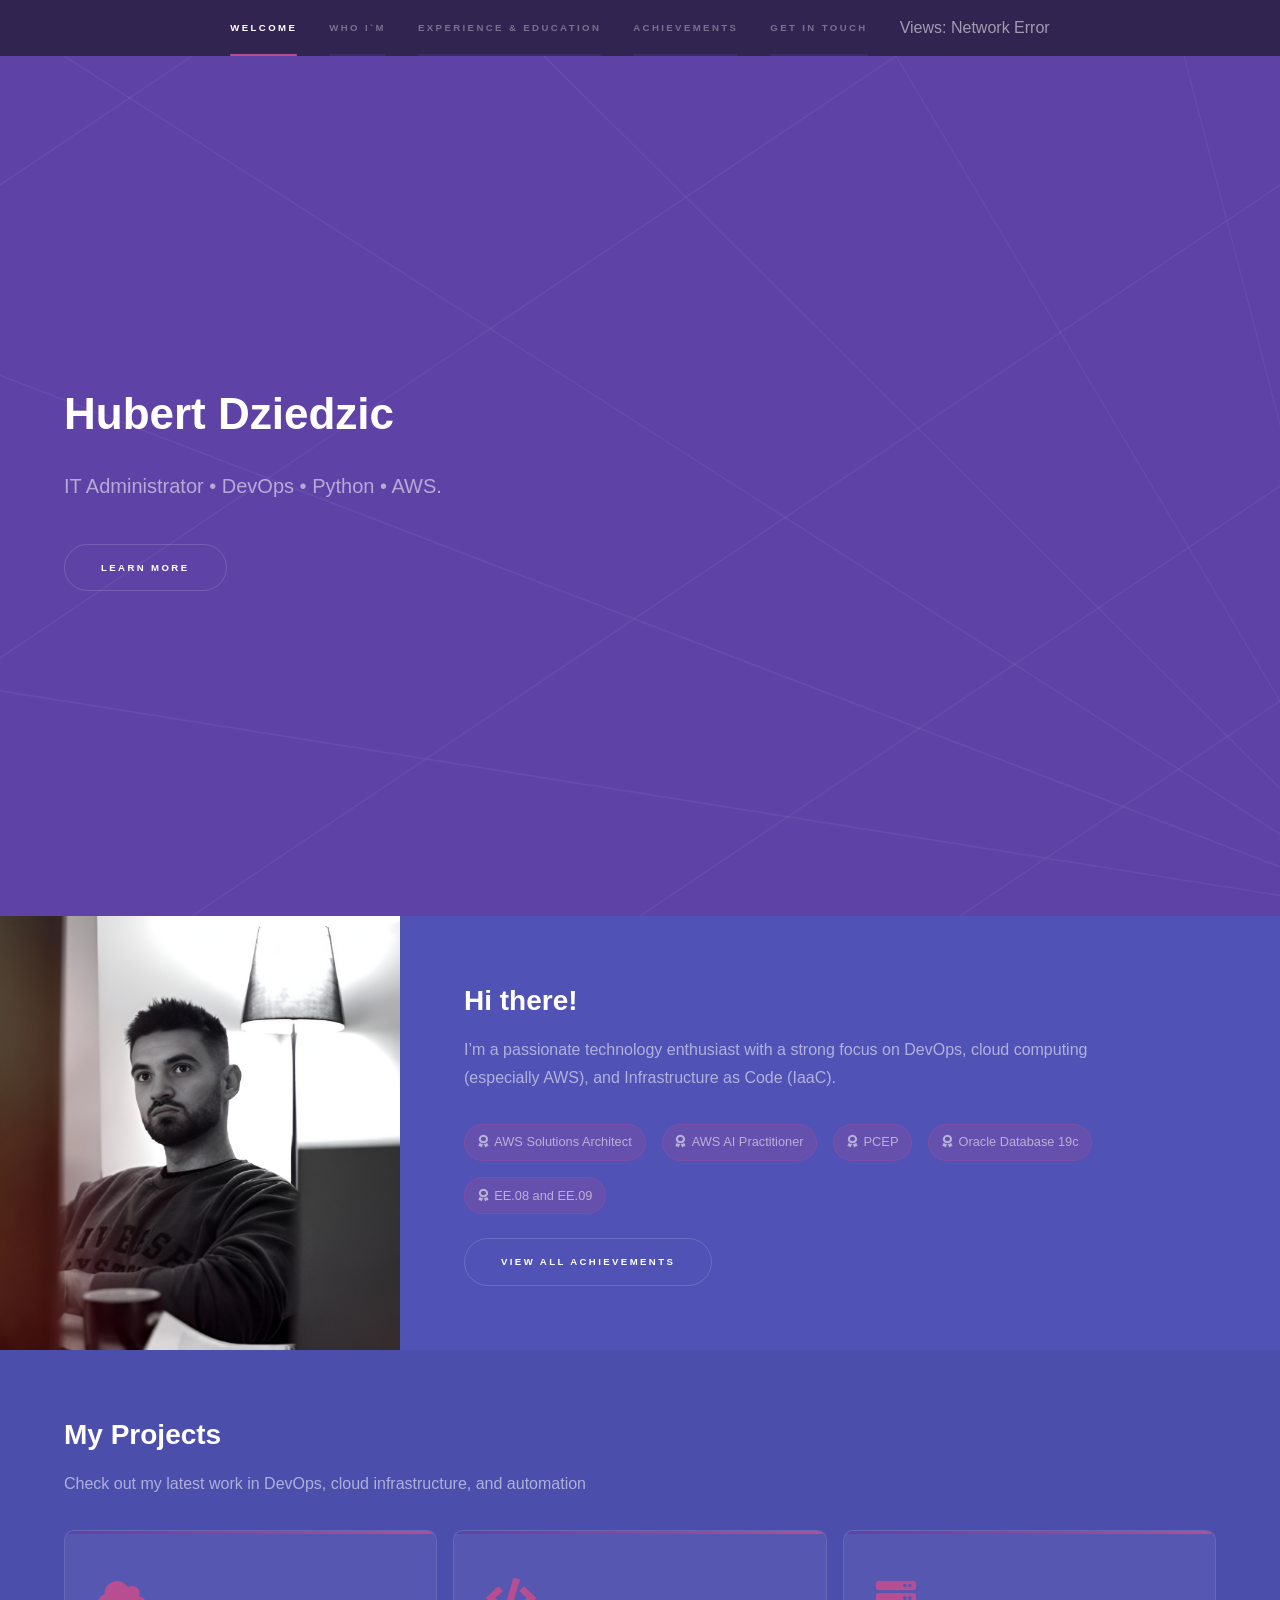
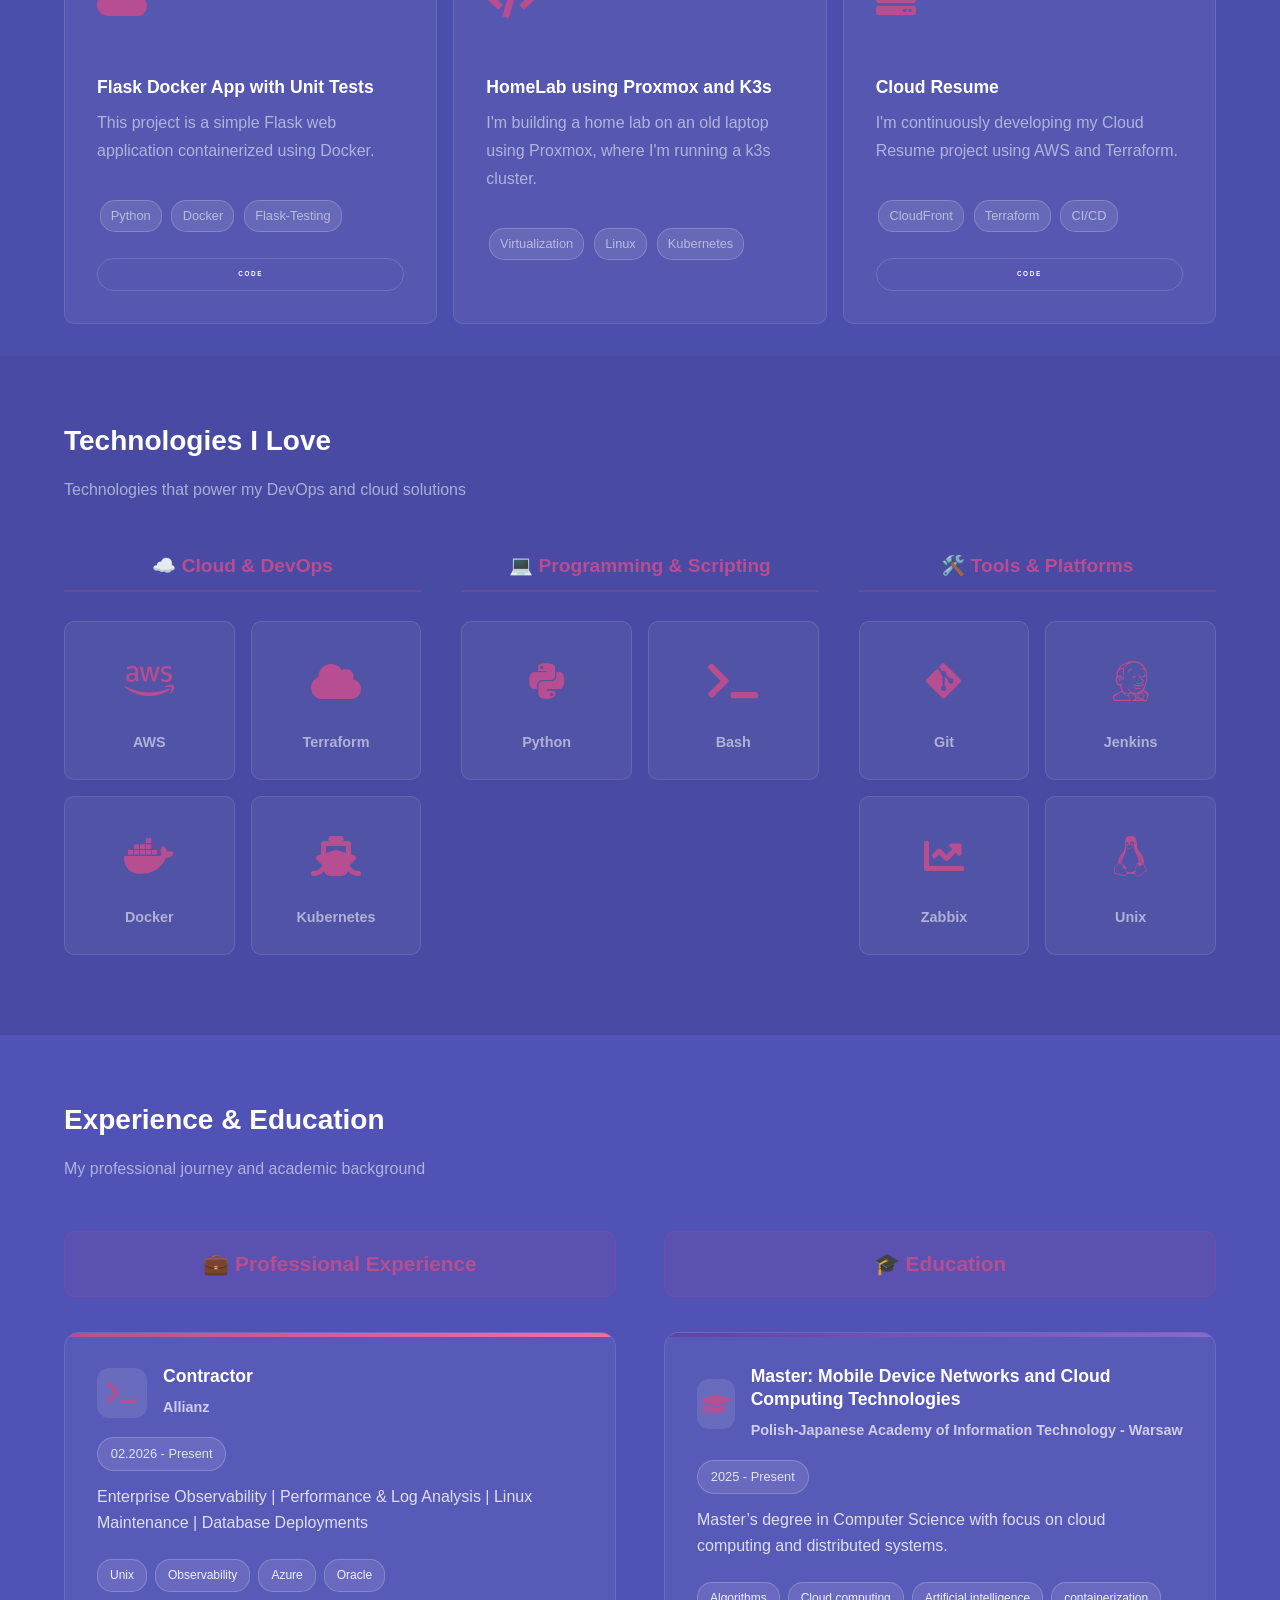
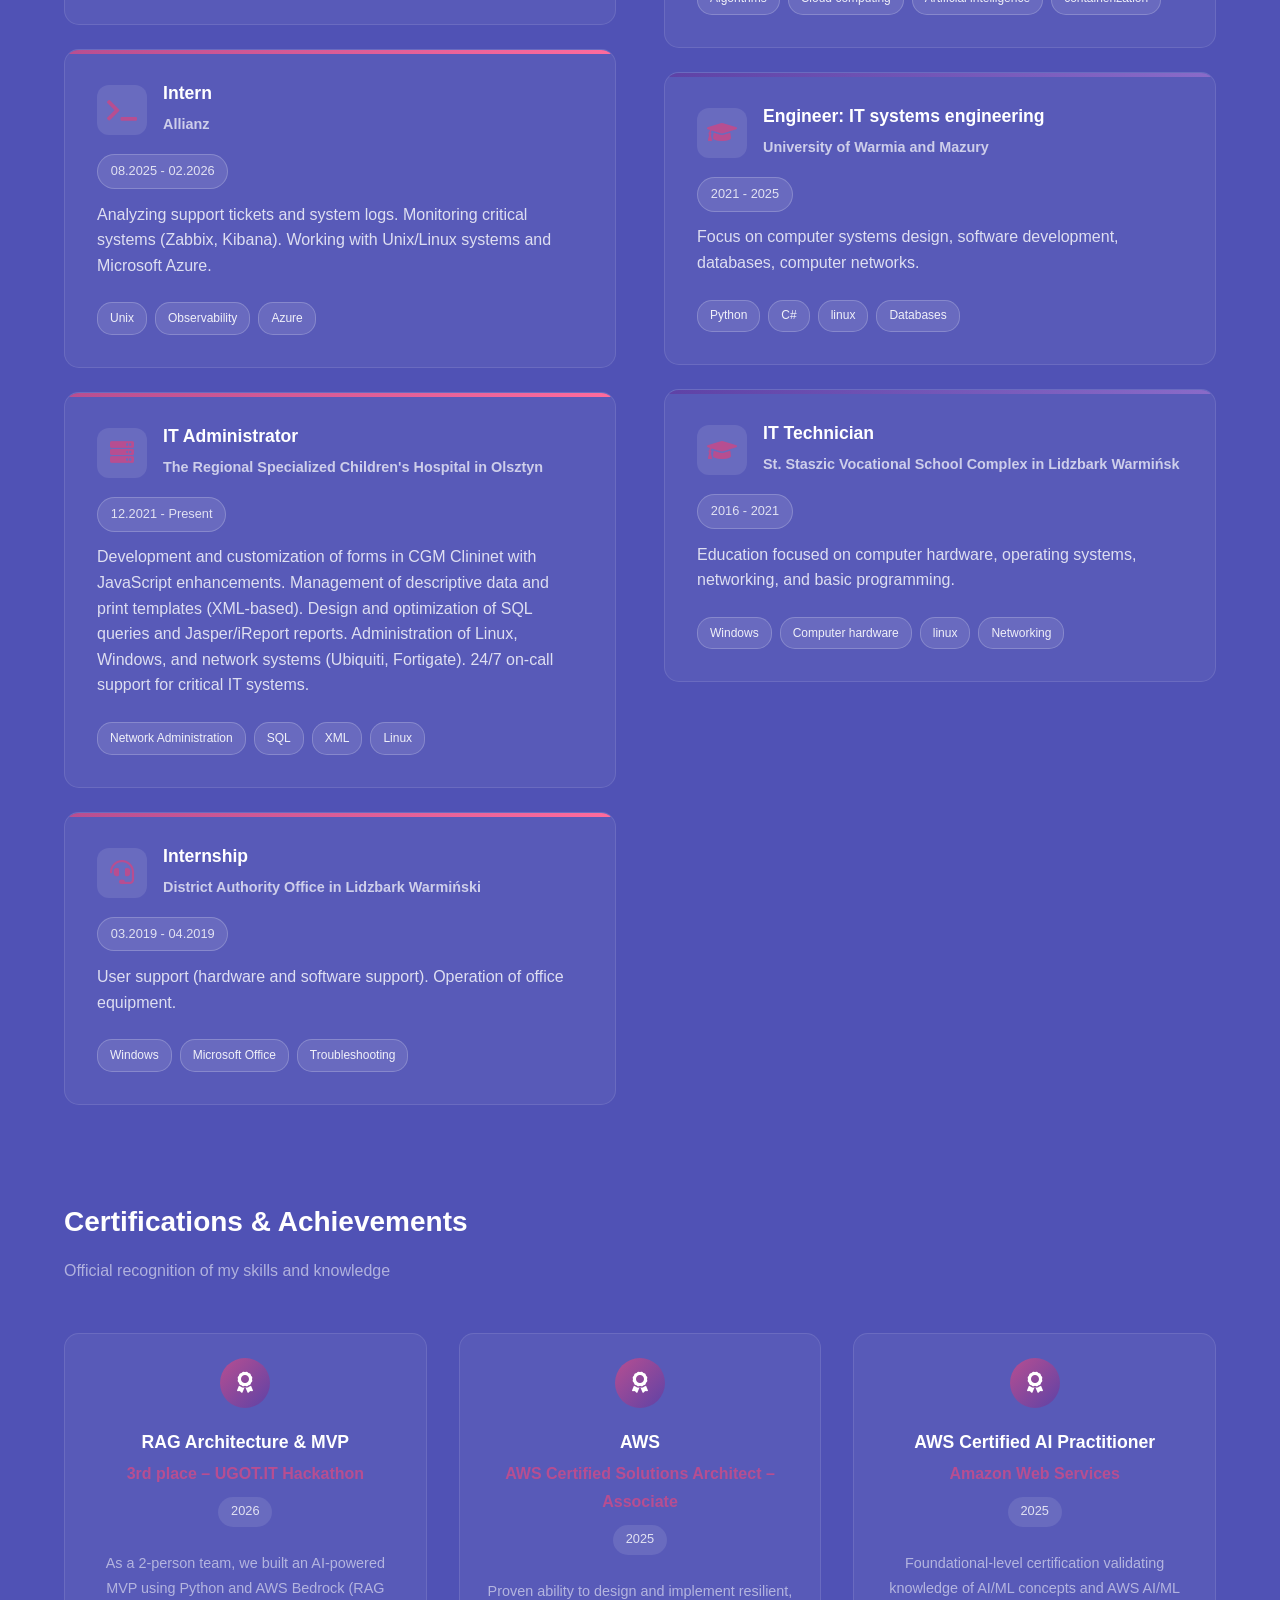
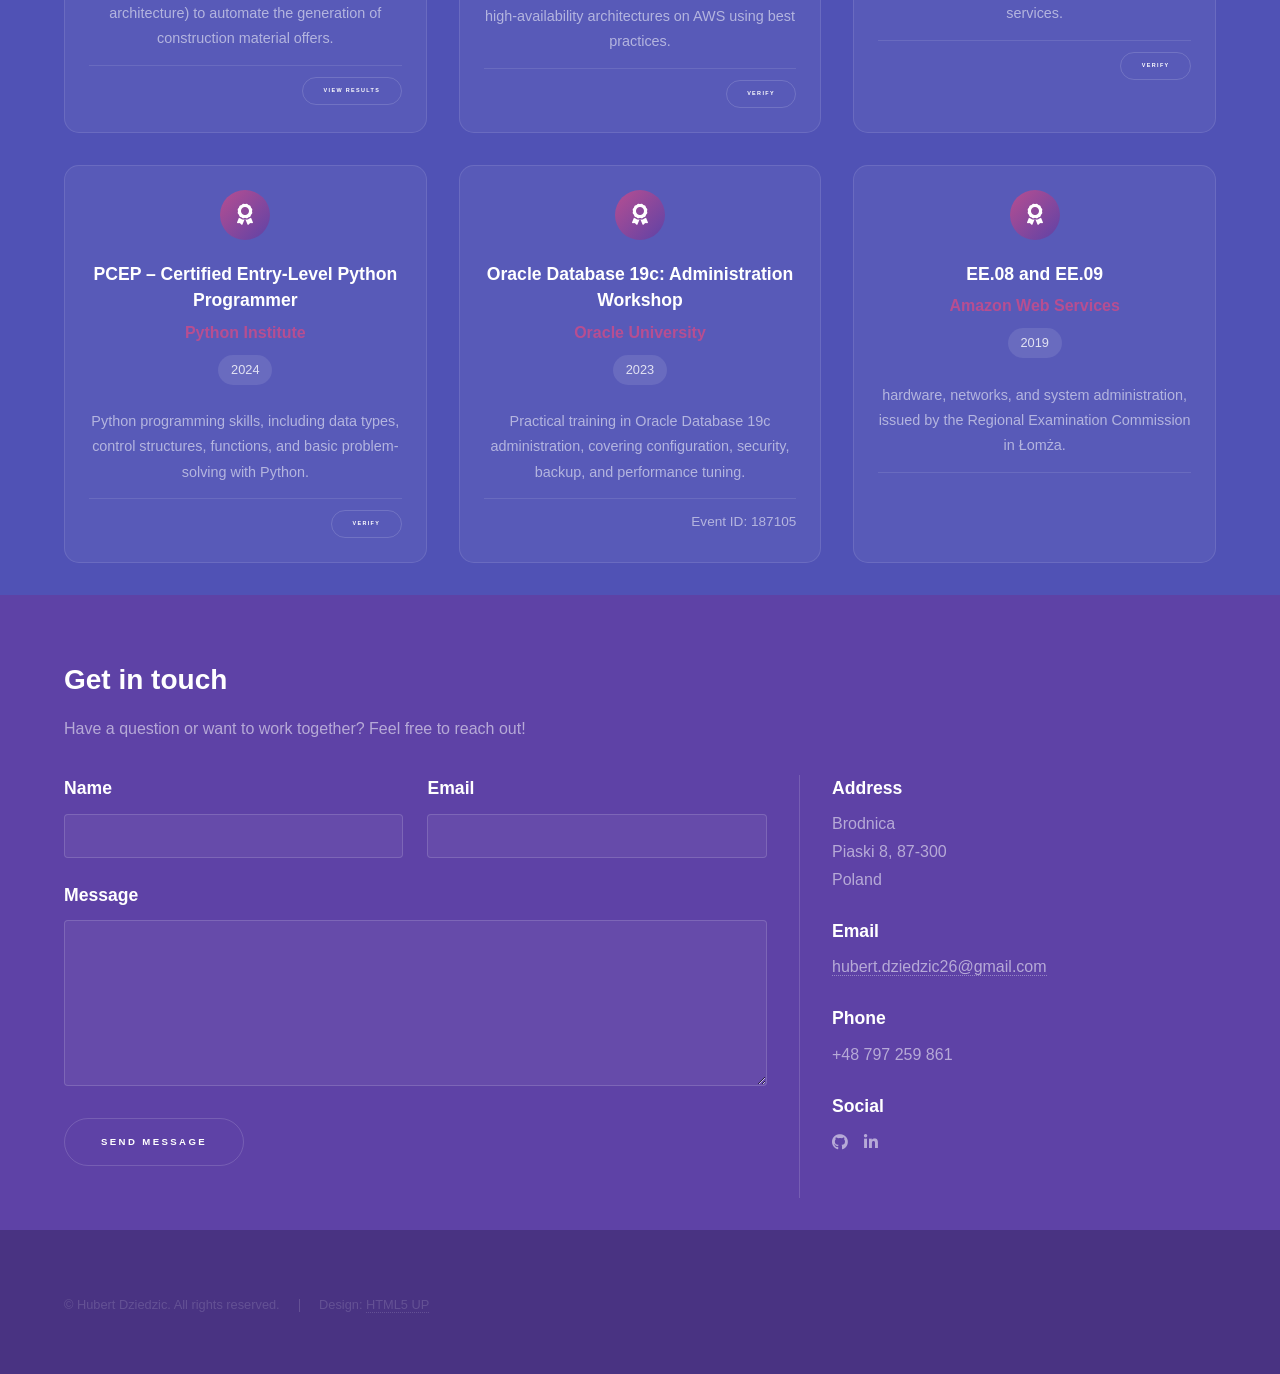
<file: website/index.html>
<!DOCTYPE HTML>
<!--

	Hyperspace by HTML5 UP
	html5up.net | @ajlkn
	Free for personal and commercial use under the CCA 3.0 license (html5up.net/license)
-->
<html>
	<head>
		<title>Huber Dziedzic Cloud Resume</title>
		<link rel="icon" type="image/png" href="images/terminal.png" />
		<meta charset="utf-8" />
		<meta name="viewport" content="width=device-width, initial-scale=1, user-scalable=no" />
		<link rel="stylesheet" href="assets/css/main.css" />
		<noscript><link rel="stylesheet" href="assets/css/noscript.css" /></noscript>
	</head>
	<body class="is-preload">

		<!-- Sidebar -->
			<section id="sidebar">
				<div class="inner">
					<nav>
						<ul>
							<li><a href="#intro">Welcome</a></li>
							<li><a href="#one">Who I`m</a></li>
							<li><a href="#two">Experience & Education</a></li>
							<li><a href="#certifications">Achievements</a></li>
							<li><a href="#three">Get in touch</a></li>
							<li>
    <div class="counter-number">Couldn't read views</div>
</li>
						</ul>
					</nav>
				</div>
			</section>

		<!-- Wrapper -->
			<div id="wrapper">

				<!-- Intro -->
					<section id="intro" class="wrapper style1 fullscreen fade-up">
						<div class="inner">
							<h1>Hubert Dziedzic</h1>
							<p>IT Administrator • DevOps • Python • AWS.</p>
							<ul class="actions">
								<li><a href="#one" class="button scrolly">Learn more</a></li>
							</ul>
						</div>
					</section>

				<!-- One -->
					<section id="one" class="wrapper style2 spotlights">
						<section>
							<a href="#" class="image"><img src="images/pic01.jpg" alt="" data-position="center center" /></a>
							<div class="content">
								<div class="inner">
									<h2>Hi there!</h2>
									<p>I’m a passionate technology enthusiast with a strong focus on DevOps, cloud computing (especially AWS), and Infrastructure as Code (IaaC).</p>
									<div class="cert-badges">
										<div class="cert-badge-small">
											<i class="icon solid fa-award"></i>
											<span>AWS Solutions Architect</span>
										</div>
										<div class="cert-badge-small">
											<i class="icon solid fa-award"></i>
											<span>AWS AI Practitioner</span>
										</div>
										<div class="cert-badge-small">
											<i class="icon solid fa-award"></i>
											<span>PCEP</span>
										</div>
										<div class="cert-badge-small">
											<i class="icon solid fa-award"></i>
											<span>Oracle Database 19c</span>
										</div>
										<div class="cert-badge-small">
											<i class="icon solid fa-award"></i>
											<span>EE.08 and EE.09</span>
										</div>
									</div>
									
									<ul class="actions">
										<li><a href="#certifications" class="button scrolly">View All Achievements</a></li>
									</ul>
								</div>
							</div>
						</section>
				<section>
					<div class="content">
						<div class="inner">
							<h2>My Projects</h2>
							<p>Check out my latest work in DevOps, cloud infrastructure, and automation</p>
							
							<div class="projects-grid">
								<!-- Project 1 -->
								<div class="project-card">
									<div class="project-icon">
										<i class="icon solid fa-cloud"></i>
									</div>
									<h3>Flask Docker App with Unit Tests</h3>
									<p>This project is a simple Flask web application containerized using Docker.</p>
									<div class="project-tech">
										<span class="tech-tag">Python</span>
										<span class="tech-tag">Docker</span>
										<span class="tech-tag">Flask-Testing</span>
									</div>
									<div class="project-links">
										<a href="https://github.com/Hubert-Dziedzic/flask-docker-ci-cd.git" class="button small">Code</a>
									</div>
								</div>

								<!-- Project 2 -->
								<div class="project-card">
									<div class="project-icon">
										<i class="icon solid fa-code"></i>
									</div>
									<h3>HomeLab using Proxmox and K3s</h3>
									<p>I'm building a home lab on an old laptop using Proxmox, where I'm running a k3s cluster.</p>
									<div class="project-tech">
										<span class="tech-tag">Virtualization</span>
										<span class="tech-tag">Linux</span>
										<span class="tech-tag">Kubernetes</span>
									</div>
							<!--
									<div class="project-links">
										<a href="https://github.com/Hubert-Dziedzic" class="button small">Code</a>
									</div>
							-->
								</div>
							
								<!-- Project 3 -->
								<div class="project-card">
									<div class="project-icon">
										<i class="icon solid fa-server"></i>
									</div>
									<h3>Cloud Resume</h3>
									<p>I'm continuously developing my Cloud Resume project using AWS and Terraform. </p>
									<div class="project-tech">
										<span class="tech-tag">CloudFront</span>
										<span class="tech-tag">Terraform</span>
										<span class="tech-tag">CI/CD</span>
									</div>
									<div class="project-links">
										<a href="https://github.com/Hubert-Dziedzic/aws-cloud-resume" class="button small">Code</a>
									</div>
								</div>

							</div>
						</div>
					</div>
				</section>
				<section>
					<div class="content">
						<div class="inner">
							<h2>Technologies I Love</h2>
							<p>Technologies that power my DevOps and cloud solutions</p>
							
							<div class="tech-stack">
								<div class="tech-category">
									<h3>☁️ Cloud & DevOps</h3>
									<div class="tech-items">
										<div class="tech-item">
											<i class="icon brands fa-aws"></i>
											<span>AWS</span>
										</div>
										<div class="tech-item">
											<i class="icon solid fa-cloud"></i>
											<span>Terraform</span>
										</div>
										<div class="tech-item">
											<i class="icon brands fa-docker"></i>
											<span>Docker</span>
										</div>
										<div class="tech-item">
											<i class="icon solid fa-ship"></i>
											<span>Kubernetes</span>
										</div>
									</div>
								</div>
								
								<div class="tech-category">
									<h3>💻 Programming & Scripting</h3>
									<div class="tech-items">
										<div class="tech-item">
											<i class="icon brands fa-python"></i>
											<span>Python</span>
										</div>
										<div class="tech-item">
											<i class="icon solid fa-terminal"></i>
											<span>Bash</span>
										</div>
									</div>
								</div>
								
								<div class="tech-category">
									<h3>🛠️ Tools & Platforms</h3>
									<div class="tech-items">
										<div class="tech-item">
											<i class="icon brands fa-git-alt"></i>
											<span>Git</span>
										</div>
										<div class="tech-item">
											<i class="icon brands fa-jenkins"></i>
											<span>Jenkins</span>
										</div>
										<div class="tech-item">
											<i class="icon solid fa-chart-line"></i>
											<span>Zabbix</span>
										</div>
										<div class="tech-item">
											<i class="icon brands fa-linux"></i>
											<span>Unix</span>
										</div>
									</div>
								</div>
							</div>
						</div>
					</div>
				</section>
				<!-- Two -->
				<section id="two" class="wrapper style3 fade-up">
					<div class="inner">
						<h2>Experience & Education</h2>
						<p>My professional journey and academic background</p>
						
						<div class="experience-grid">
							<!-- Professional Experience -->
							<div class="experience-category">
								<h3 class="category-title">💼 Professional Experience</h3>
								<div class="cards-container">

									<div class="experience-card">
										<div class="card-header">
											<div class="card-icon">
												<i class="icon solid fa-terminal"></i>
											</div>
											<div class="card-title">
												<h4>Contractor</h4>
												<span class="card-company">Allianz</span>
											</div>
										</div>
										<div class="card-period">02.2026 - Present</div>
										<p class="card-description">Enterprise Observability | Performance & Log Analysis | Linux Maintenance | Database Deployments</p>
										<div class="card-tech">
											<span class="tech-pill">Unix</span>
											<span class="tech-pill">Observability</span>
											<span class="tech-pill">Azure</span>
											<span class="tech-pill">Oracle</span>
										</div>
									</div>

									<div class="experience-card">
										<div class="card-header">
											<div class="card-icon">
												<i class="icon solid fa-terminal"></i>
											</div>
											<div class="card-title">
												<h4>Intern</h4>
												<span class="card-company">Allianz</span>
											</div>
										</div>
										<div class="card-period">08.2025 - 02.2026</div>
										<p class="card-description">Analyzing support tickets and system logs. Monitoring critical systems (Zabbix, Kibana). Working with Unix/Linux systems and Microsoft Azure.</p>
										<div class="card-tech">
											<span class="tech-pill">Unix</span>
											<span class="tech-pill">Observability</span>
											<span class="tech-pill">Azure</span>
										</div>
									</div>

									<div class="experience-card">
										<div class="card-header">
											<div class="card-icon">
												<i class="icon solid fa-server"></i>
											</div>
											<div class="card-title">
												<h4>IT Administrator </h4>
												<span class="card-company">The Regional Specialized Children's Hospital in Olsztyn</span>
											</div>
										</div>
										<div class="card-period">12.2021 - Present</div>
										<p class="card-description">Development and customization of forms in CGM Clininet with JavaScript enhancements. Management of descriptive data and print templates (XML-based). Design and optimization of SQL queries and Jasper/iReport reports. Administration of Linux, Windows, and network systems (Ubiquiti, Fortigate). 24/7 on-call support for critical IT systems.</p>
										<div class="card-tech">
											<span class="tech-pill">Network Administration</span>
											<span class="tech-pill">SQL</span>
											<span class="tech-pill">XML</span>
											<span class="tech-pill">Linux</span>
										</div>
									</div>
									<div class="experience-card">
										<div class="card-header">
											<div class="card-icon">
												<i class="icon solid fa-headset"></i>
											</div>
											<div class="card-title">
												<h4>Internship</h4>
												<span class="card-company">District Authority Office in Lidzbark Warmiński</span>
											</div>
										</div>
										<div class="card-period">03.2019 - 04.2019</div>
										<p class="card-description">User support (hardware and software support). Operation of office equipment.</p>
										<div class="card-tech">
											<span class="tech-pill">Windows</span>
											<span class="tech-pill">Microsoft Office</span>
											<span class="tech-pill">Troubleshooting</span>
										</div>
									</div>
								</div>
							</div>

							<!-- Education -->
							<div class="experience-category">
								<h3 class="category-title">🎓 Education</h3>
								<div class="cards-container">
									<div class="education-card">
										<div class="card-header">
											<div class="card-icon">
												<i class="icon solid fa-graduation-cap"></i>
											</div>
											<div class="card-title">
												<h4>Master: Mobile Device Networks and Cloud Computing Technologies</h4>
												<span class="card-company">Polish-Japanese Academy of Information Technology - Warsaw</span>
											</div>
										</div>
										<div class="card-period">2025 - Present</div>
										<p class="card-description">Master’s degree in Computer Science with focus on cloud computing and distributed systems.</p>
										<div class="card-tech">
											<span class="tech-pill">Algorithms</span>
											<span class="tech-pill">Cloud computing</span>
											<span class="tech-pill">Artificial intelligence</span>
											<span class="tech-pill">containerization</span>
										</div>
									</div>
									<div class="education-card">
										<div class="card-header">
											<div class="card-icon">
												<i class="icon solid fa-graduation-cap"></i>
											</div>
											<div class="card-title">
												<h4>Engineer: IT systems engineering</h4>
												<span class="card-company">University of Warmia and Mazury</span>
											</div>
										</div>
										<div class="card-period">2021 - 2025</div>
										<p class="card-description">Focus on computer systems design, software development, databases, computer networks.</p>
										<div class="card-tech">
											<span class="tech-pill">Python</span>
											<span class="tech-pill">C#</span>
											<span class="tech-pill">linux</span>
											<span class="tech-pill">Databases</span>
										</div>
									</div>
														<div class="education-card">
										<div class="card-header">
											<div class="card-icon">
												<i class="icon solid fa-graduation-cap"></i>
											</div>
											<div class="card-title">
												<h4>IT Technician</h4>
												<span class="card-company">St. Staszic Vocational School Complex in Lidzbark Warmińsk</span>
											</div>
										</div>
										<div class="card-period">2016 - 2021</div>
										<p class="card-description">Education focused on computer hardware, operating systems, networking, and basic programming.</p>
										<div class="card-tech">
											<span class="tech-pill">Windows</span>
											<span class="tech-pill">Computer hardware</span>
											<span class="tech-pill">linux</span>
											<span class="tech-pill">Networking</span>
										</div>
									</div>
						</div>
					</div>
				</section>
				<!-- Achivments -->
				<section id="certifications" class="wrapper style2 fade-up">
						<div class="inner">
							<h2>Certifications & Achievements</h2>
							<p>Official recognition of my skills and knowledge</p>
							<div class="certs-grid">

								<div class="cert-card">
									<div class="cert-badge">
										<i class="icon solid fa-award"></i>
									</div>
									<h3>RAG Architecture & MVP</h3>
									<span class="cert-issuer">3rd place – UGOT.IT Hackathon </span>
									<span class="cert-date">2026</span>
									<p>As a 2-person team, we built an AI-powered MVP using Python and AWS Bedrock (RAG architecture) to automate the generation of construction material offers.</p>
									<div class="cert-credential">
										<a href="hackathon-ugotit.html" class="button small">View Results</a>
									</div>
								</div>
							

								<div class="cert-card">
									<div class="cert-badge">
										<i class="icon solid fa-award"></i>
									</div>
									<h3>AWS </h3>
									<span class="cert-issuer">AWS Certified Solutions Architect – Associate</span>
									<span class="cert-date">2025</span>
									<p>Proven ability to design and implement resilient, high‑availability architectures on AWS using best practices.</p>
									<div class="cert-credential">
										<a href="https://www.credly.com/badges/1428682b-2515-4689-97aa-6438ab6c32c2/public_url" class="button small">Verify</a>
									</div>
								</div>

								<div class="cert-card">
									<div class="cert-badge">
										<i class="icon solid fa-award"></i>
									</div>
									<h3>AWS Certified AI Practitioner</h3>
									<span class="cert-issuer">Amazon Web Services</span>
									<span class="cert-date">2025</span>
									<p>Foundational-level certification validating knowledge of AI/ML concepts and AWS AI/ML services.</p>
									<div class="cert-credential">
										<a href="https://www.credly.com/badges/7ad20ef4-9cee-4e73-abc6-81c862e6aefe/public_url" class="button small">Verify</a>
									</div>
								</div>
								
								<div class="cert-card">
									<div class="cert-badge">
										<i class="icon solid fa-award"></i>
									</div>
									<h3>PCEP – Certified Entry-Level Python Programmer</h3>
									<span class="cert-issuer">Python Institute</span>
									<span class="cert-date">2024</span>
									<p>Python programming skills, including data types, control structures, functions, and basic problem-solving with Python.</p>
									<div class="cert-credential">
										<a href="https://verify.openedg.org/?id=MBUH.FgHk.kcpP" class="button small">Verify</a>
									</div>
								</div>
								
								<div class="cert-card">
									<div class="cert-badge">
										<i class="icon solid fa-award"></i>
									</div>
									<h3>Oracle Database 19c: Administration Workshop</h3>
									<span class="cert-issuer">Oracle University</span>
									<span class="cert-date">2023</span>
									<p>Practical training in Oracle Database 19c administration, covering configuration, security, backup, and performance tuning.</p>
									<div class="cert-credential">
										<span>Event ID: 187105</span>
									</div>
								</div>
								
								<div class="cert-card">
									<div class="cert-badge">
										<i class="icon solid fa-award"></i>
									</div>
									<h3>EE.08 and EE.09</h3>
									<span class="cert-issuer">Amazon Web Services</span>
									<span class="cert-date">2019</span>
									<p>hardware, networks, and system administration, issued by the Regional Examination Commission in Łomża.</p>
									<div class="cert-credential">
									</div>
								</div>
							</div>
						</div>
					</section>
				<!-- Three -->
					<section id="three" class="wrapper style1 fade-up">
						<div class="inner">
							<h2>Get in touch</h2>
							<p>Have a question or want to work together? Feel free to reach out!</p>
							<div class="split style1">
							<section>
								<form method="POST" action="https://formspree.io/f/meorkvoe">
									<div class="fields">
										<div class="field half">
											<label for="name">Name</label>
											<input type="text" name="name" id="name" required />
										</div>
										<div class="field half">
											<label for="email">Email</label>
											<input type="email" name="email" id="email" required />
										</div>
										<div class="field">
											<label for="message">Message</label>
											<textarea name="message" id="message" rows="5" required></textarea>
										</div>
									</div>
									<ul class="actions">
										<li><button type="submit" class="button submit">Send Message</button></li>
									</ul>
								</form>
							</section>
								<section>
									<ul class="contact">
										<li>
											<h3>Address</h3>
											<span>Brodnica<br />
											Piaski 8,  87-300<br />
											Poland</span>
										</li>
										<li>
											<h3>Email</h3>
											<a href="#">hubert.dziedzic26@gmail.com</a>
										</li>
										<li>
											<h3>Phone</h3>
											<span>+48 797 259 861</span>
										</li>
										<li>
											<h3>Social</h3>
											<ul class="icons">
												<!--
												<li><a href="#" class="icon brands fa-twitter"><span class="label">Twitter</span></a></li>
												<li><a href="#" class="icon brands fa-facebook-f"><span class="label">Facebook</span></a></li>
												<li><a href="#" class="icon brands fa-instagram"><span class="label">Instagram</span></a></li>
												-->
												<li><a href="https://github.com/Hubert-Dziedzic" class="icon brands fa-github"><span class="label">GitHub</span></a></li>
												<li><a href="https://www.linkedin.com/in/hubert-dziedzic" class="icon brands fa-linkedin-in"><span class="label">LinkedIn</span></a></li>
											</ul>
										</li>
									</ul>
								</section>
							</div>
						</div>
					</section>

			</div>

		<!-- Footer -->
			<footer id="footer" class="wrapper style1-alt">
				<div class="inner">
					<ul class="menu">
						<li>&copy; Hubert Dziedzic. All rights reserved.</li><li>Design: <a href="http://html5up.net">HTML5 UP</a></li>
					</ul>
				</div>
			</footer>

		<!-- Scripts --->
			<script src="assets/js/jquery.min.js"></script>
			<script src="assets/js/jquery.scrollex.min.js"></script>
			<script src="assets/js/jquery.scrolly.min.js"></script>
			<script src="assets/js/browser.min.js"></script>
			<script src="assets/js/breakpoints.min.js"></script>
			<script src="assets/js/util.js"></script>
			<script src="assets/js/main.js"></script>

	</body>
</html>
</file>
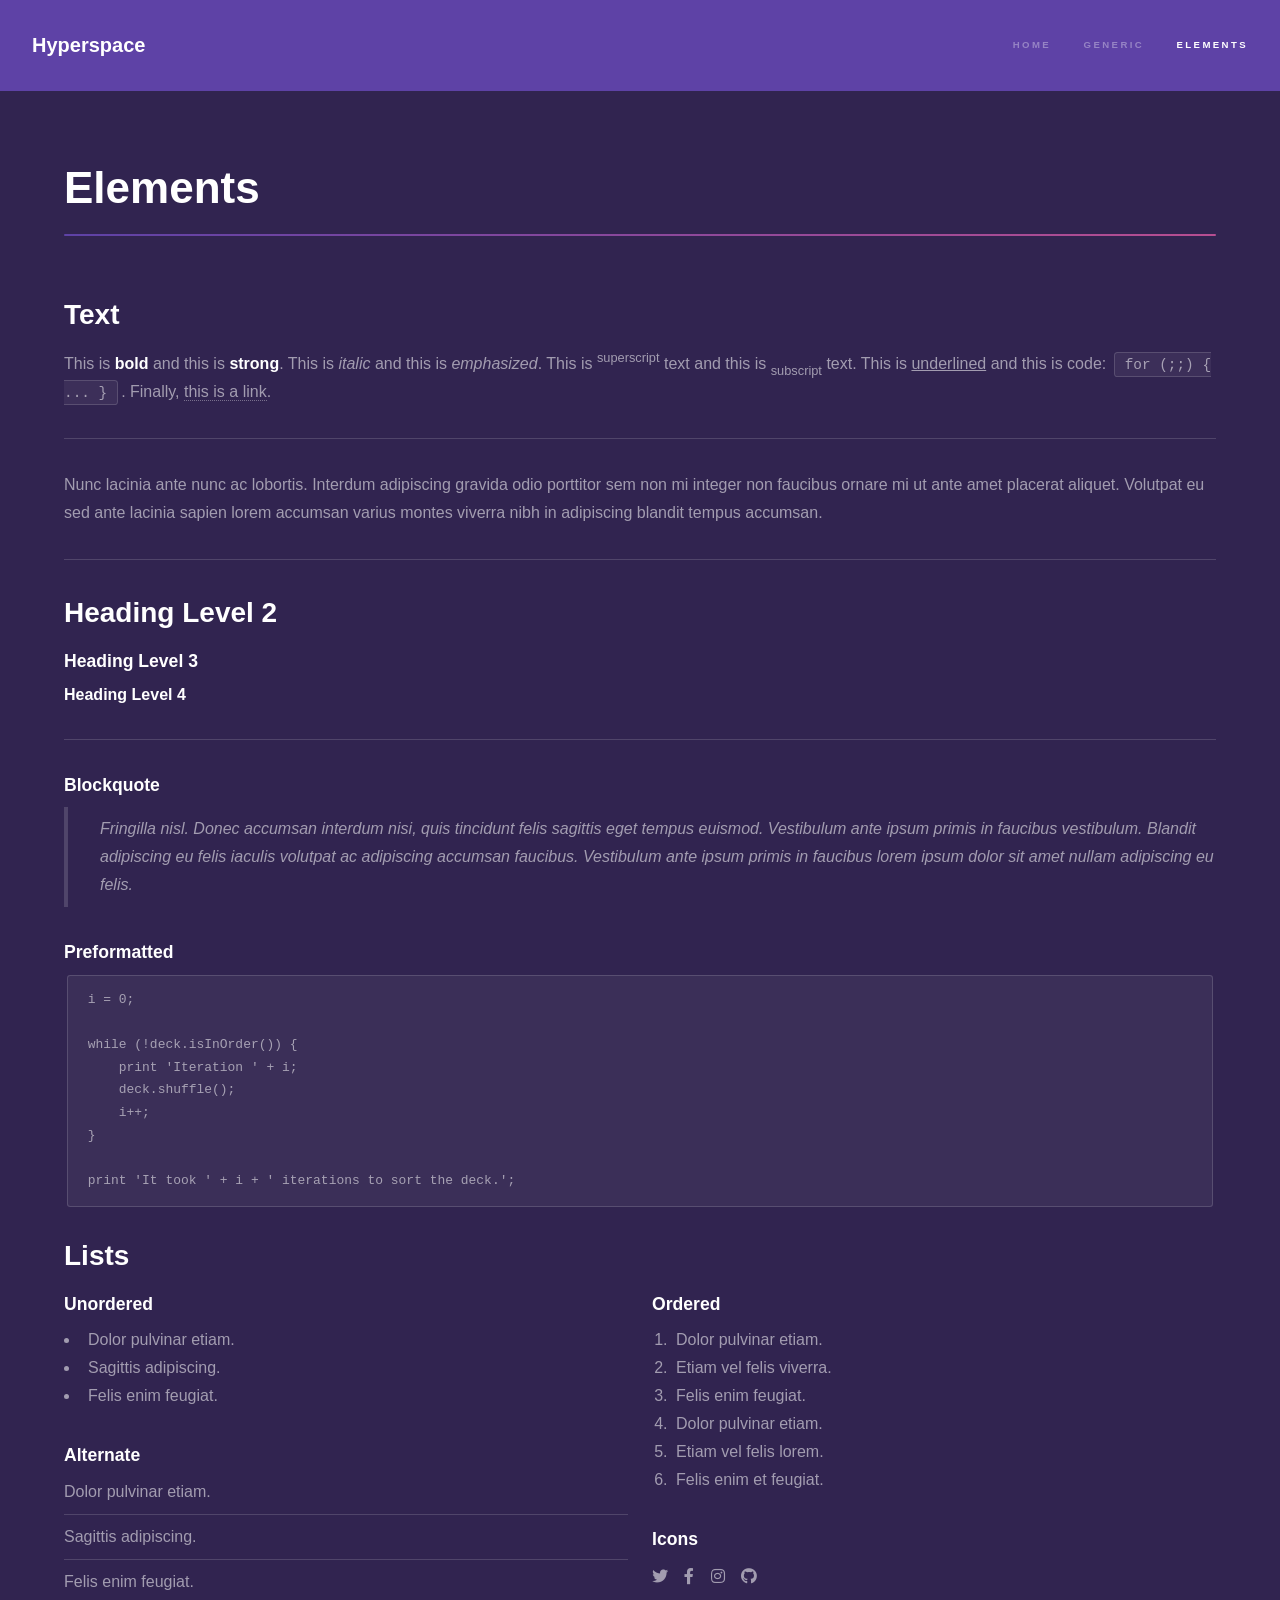
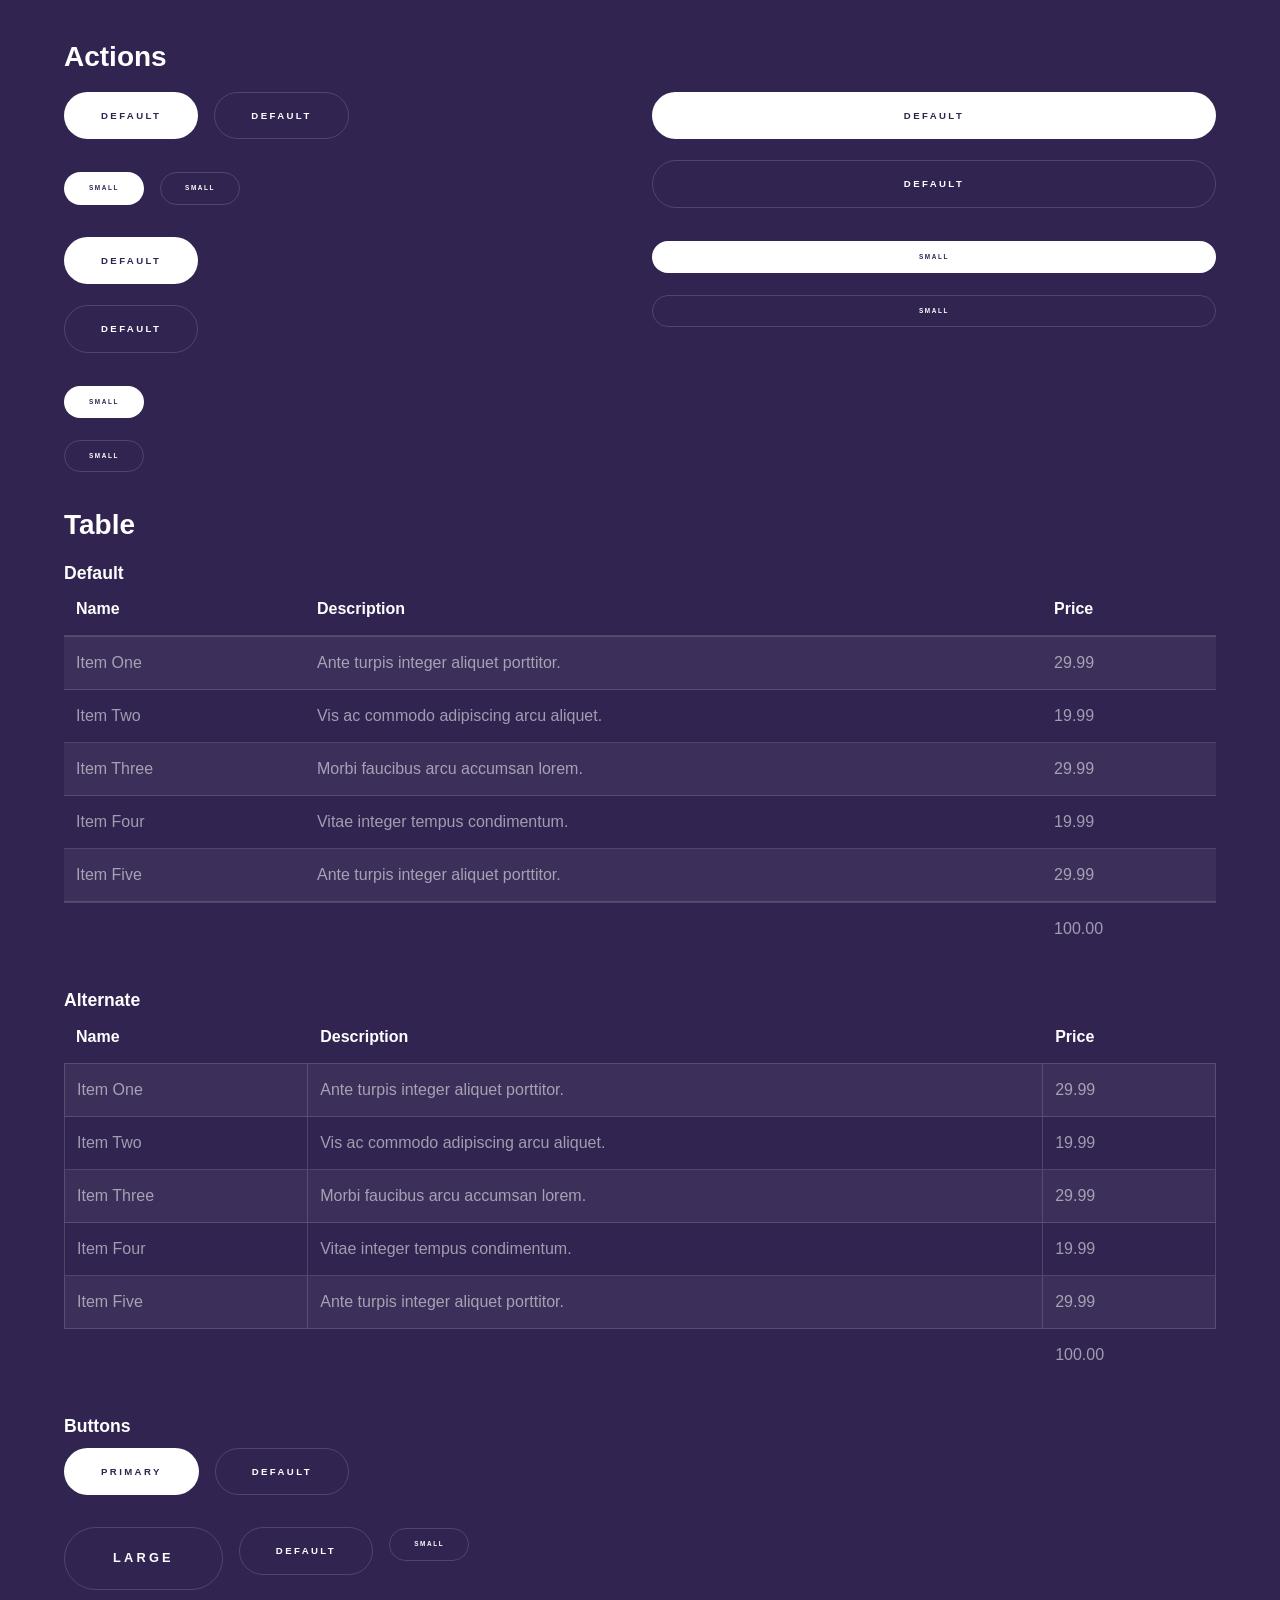
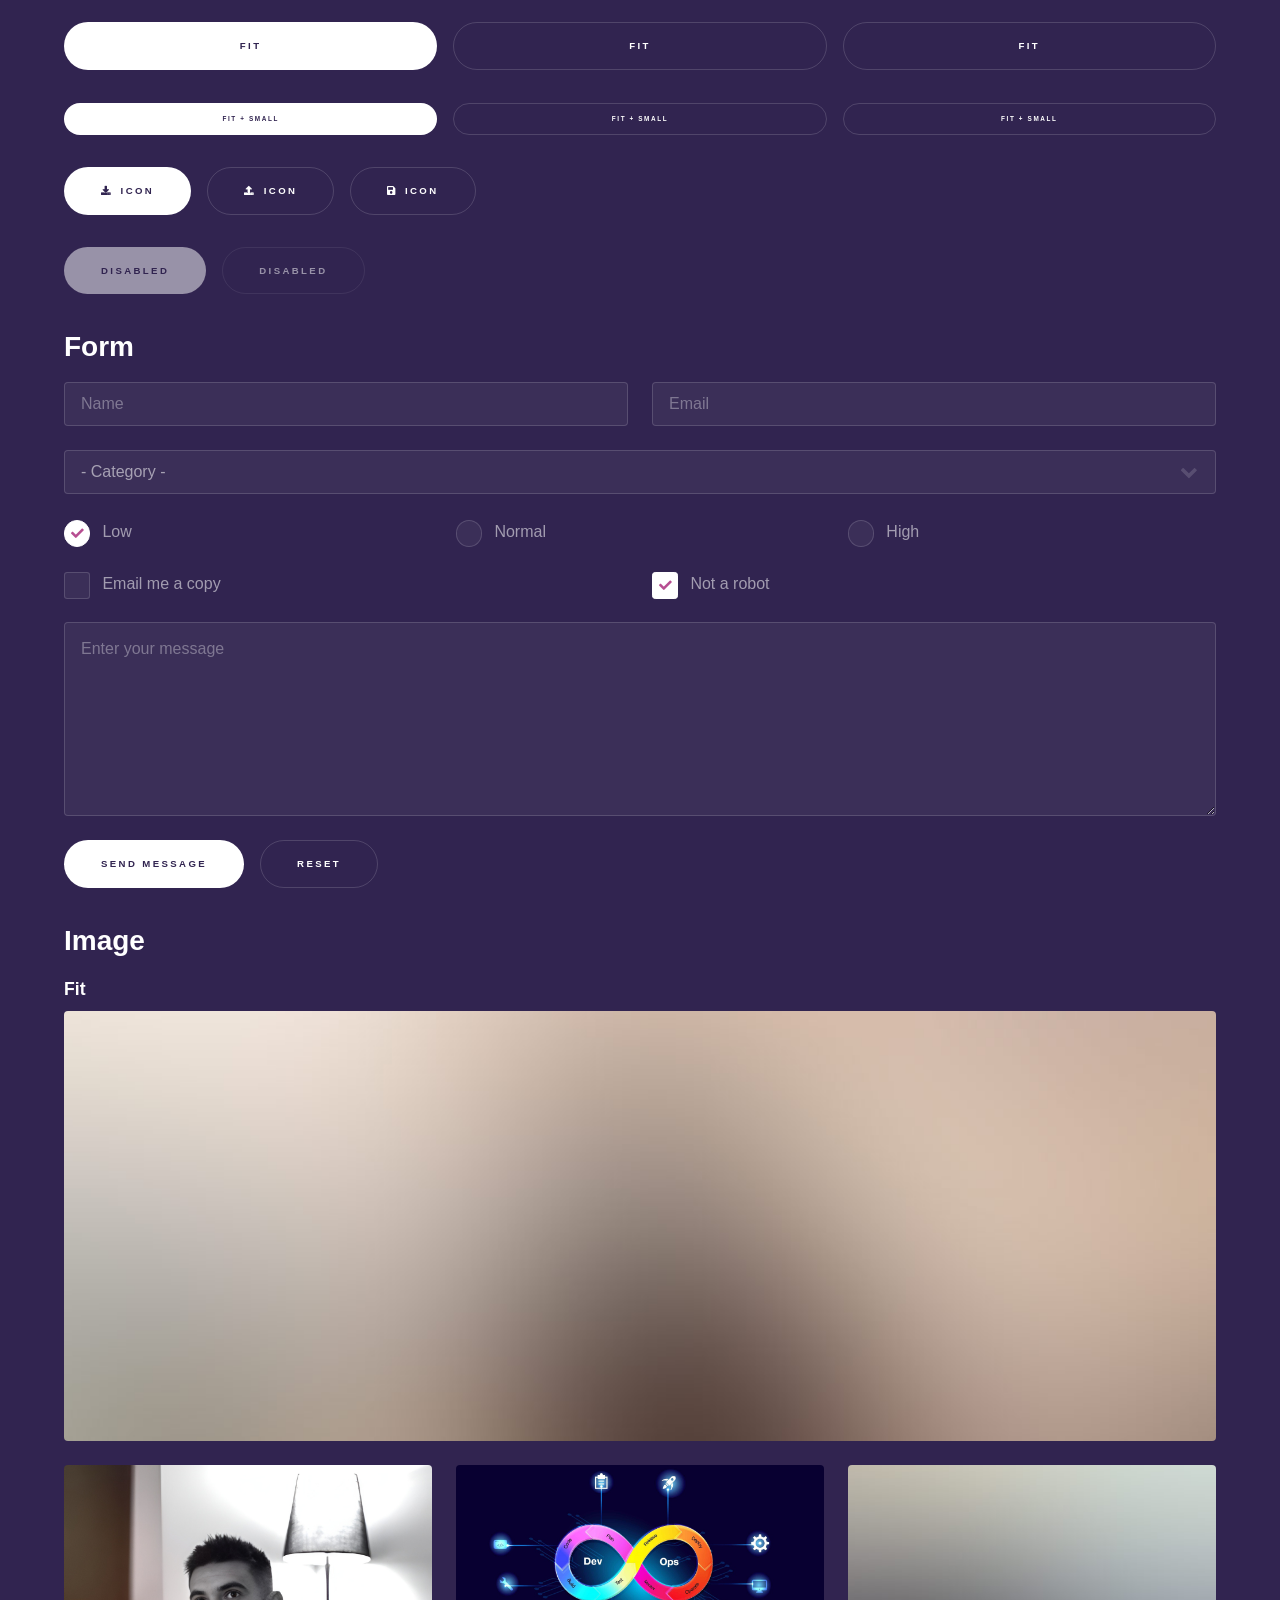
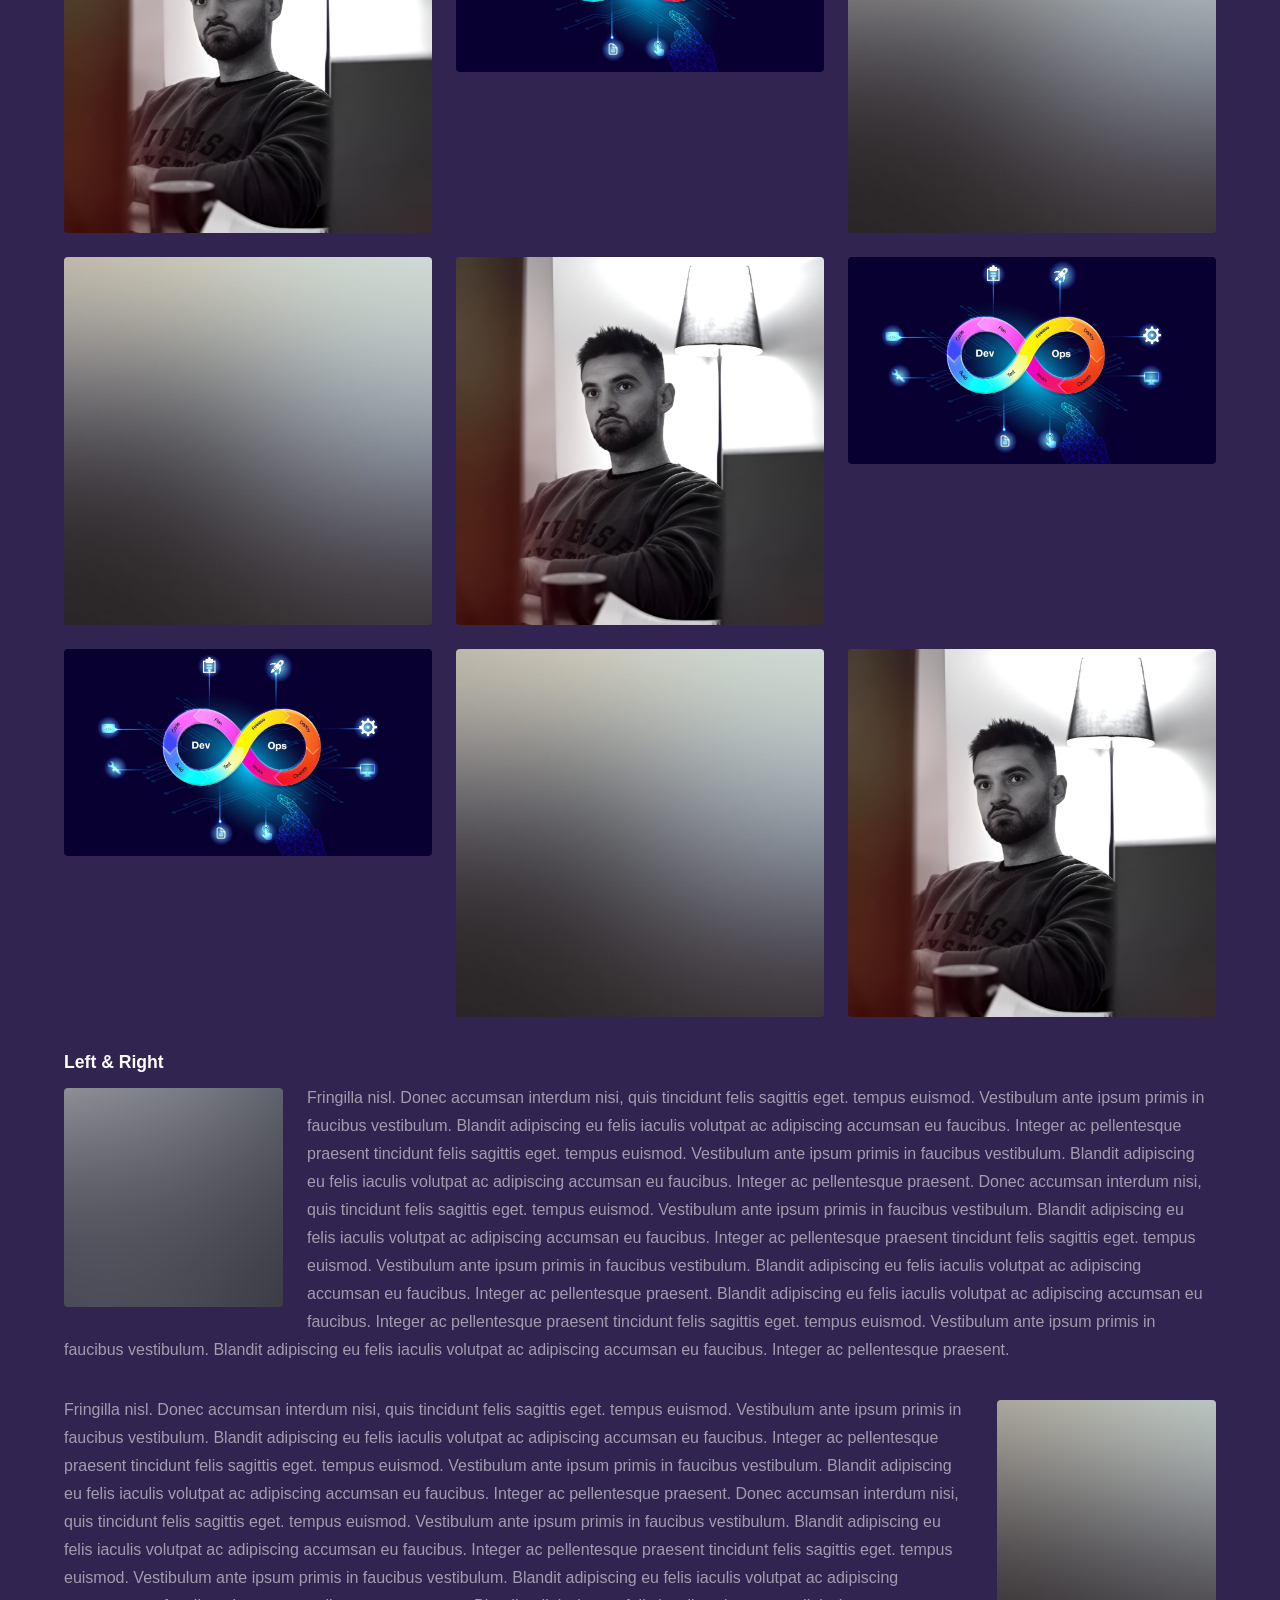
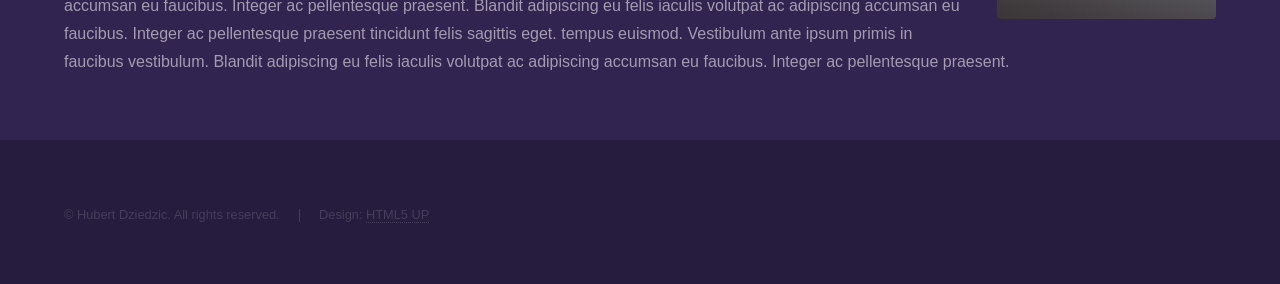
<file: website/elements.html>
<!DOCTYPE HTML>
<!--
	Hyperspace by HTML5 UP
	html5up.net | @ajlkn
	Free for personal and commercial use under the CCA 3.0 license (html5up.net/license)
-->
<html>
	<head>
		<title>Elements - Hyperspace by HTML5 UP</title>
		<meta charset="utf-8" />
		<meta name="viewport" content="width=device-width, initial-scale=1, user-scalable=no" />
		<link rel="stylesheet" href="assets/css/main.css" />
		<noscript><link rel="stylesheet" href="assets/css/noscript.css" /></noscript>
	</head>
	<body class="is-preload">

		<!-- Header -->
			<header id="header">
				<a href="index.html" class="title">Hyperspace</a>
				<nav>
					<ul>
						<li><a href="index.html">Home</a></li>
						<li><a href="generic.html">Generic</a></li>
						<li><a href="elements.html"  class="active">Elements</a></li>
					</ul>
				</nav>
			</header>

		<!-- Wrapper -->
			<div id="wrapper">

				<!-- Main -->
					<section id="main" class="wrapper">
						<div class="inner">
							<h1 class="major">Elements</h1>

							<!-- Text -->
								<section>
									<h2>Text</h2>
									<p>This is <b>bold</b> and this is <strong>strong</strong>. This is <i>italic</i> and this is <em>emphasized</em>.
									This is <sup>superscript</sup> text and this is <sub>subscript</sub> text.
									This is <u>underlined</u> and this is code: <code>for (;;) { ... }</code>. Finally, <a href="#">this is a link</a>.</p>
									<hr />
									<p>Nunc lacinia ante nunc ac lobortis. Interdum adipiscing gravida odio porttitor sem non mi integer non faucibus ornare mi ut ante amet placerat aliquet. Volutpat eu sed ante lacinia sapien lorem accumsan varius montes viverra nibh in adipiscing blandit tempus accumsan.</p>
									<hr />
									<h2>Heading Level 2</h2>
									<h3>Heading Level 3</h3>
									<h4>Heading Level 4</h4>
									<hr />
									<h3>Blockquote</h3>
									<blockquote>Fringilla nisl. Donec accumsan interdum nisi, quis tincidunt felis sagittis eget tempus euismod. Vestibulum ante ipsum primis in faucibus vestibulum. Blandit adipiscing eu felis iaculis volutpat ac adipiscing accumsan faucibus. Vestibulum ante ipsum primis in faucibus lorem ipsum dolor sit amet nullam adipiscing eu felis.</blockquote>
									<h3>Preformatted</h3>
									<pre><code>i = 0;

while (!deck.isInOrder()) {
    print 'Iteration ' + i;
    deck.shuffle();
    i++;
}

print 'It took ' + i + ' iterations to sort the deck.';</code></pre>
								</section>

							<!-- Lists -->
								<section>
									<h2>Lists</h2>
									<div class="row">
										<div class="col-6 col-12-medium">
											<h3>Unordered</h3>
											<ul>
												<li>Dolor pulvinar etiam.</li>
												<li>Sagittis adipiscing.</li>
												<li>Felis enim feugiat.</li>
											</ul>
											<h3>Alternate</h3>
											<ul class="alt">
												<li>Dolor pulvinar etiam.</li>
												<li>Sagittis adipiscing.</li>
												<li>Felis enim feugiat.</li>
											</ul>
										</div>
										<div class="col-6 col-12-medium">
											<h3>Ordered</h3>
											<ol>
												<li>Dolor pulvinar etiam.</li>
												<li>Etiam vel felis viverra.</li>
												<li>Felis enim feugiat.</li>
												<li>Dolor pulvinar etiam.</li>
												<li>Etiam vel felis lorem.</li>
												<li>Felis enim et feugiat.</li>
											</ol>
											<h3>Icons</h3>
											<ul class="icons">
												<li><a href="#" class="icon brands fa-twitter"><span class="label">Twitter</span></a></li>
												<li><a href="#" class="icon brands fa-facebook-f"><span class="label">Facebook</span></a></li>
												<li><a href="#" class="icon brands fa-instagram"><span class="label">Instagram</span></a></li>
												<li><a href="#" class="icon brands fa-github"><span class="label">Github</span></a></li>
											</ul>
										</div>
									</div>
									<h2>Actions</h2>
									<div class="row">
										<div class="col-6 col-12-medium">
											<ul class="actions">
												<li><a href="#" class="button primary">Default</a></li>
												<li><a href="#" class="button">Default</a></li>
											</ul>
											<ul class="actions small">
												<li><a href="#" class="button primary small">Small</a></li>
												<li><a href="#" class="button small">Small</a></li>
											</ul>
											<ul class="actions stacked">
												<li><a href="#" class="button primary">Default</a></li>
												<li><a href="#" class="button">Default</a></li>
											</ul>
											<ul class="actions stacked">
												<li><a href="#" class="button primary small">Small</a></li>
												<li><a href="#" class="button small">Small</a></li>
											</ul>
										</div>
										<div class="col-6 col-12-medium">
											<ul class="actions stacked">
												<li><a href="#" class="button primary fit">Default</a></li>
												<li><a href="#" class="button fit">Default</a></li>
											</ul>
											<ul class="actions stacked">
												<li><a href="#" class="button primary small fit">Small</a></li>
												<li><a href="#" class="button small fit">Small</a></li>
											</ul>
										</div>
									</div>
								</section>

							<!-- Table -->
								<section>
									<h2>Table</h2>
									<h3>Default</h3>
									<div class="table-wrapper">
										<table>
											<thead>
												<tr>
													<th>Name</th>
													<th>Description</th>
													<th>Price</th>
												</tr>
											</thead>
											<tbody>
												<tr>
													<td>Item One</td>
													<td>Ante turpis integer aliquet porttitor.</td>
													<td>29.99</td>
												</tr>
												<tr>
													<td>Item Two</td>
													<td>Vis ac commodo adipiscing arcu aliquet.</td>
													<td>19.99</td>
												</tr>
												<tr>
													<td>Item Three</td>
													<td> Morbi faucibus arcu accumsan lorem.</td>
													<td>29.99</td>
												</tr>
												<tr>
													<td>Item Four</td>
													<td>Vitae integer tempus condimentum.</td>
													<td>19.99</td>
												</tr>
												<tr>
													<td>Item Five</td>
													<td>Ante turpis integer aliquet porttitor.</td>
													<td>29.99</td>
												</tr>
											</tbody>
											<tfoot>
												<tr>
													<td colspan="2"></td>
													<td>100.00</td>
												</tr>
											</tfoot>
										</table>
									</div>

									<h3>Alternate</h3>
									<div class="table-wrapper">
										<table class="alt">
											<thead>
												<tr>
													<th>Name</th>
													<th>Description</th>
													<th>Price</th>
												</tr>
											</thead>
											<tbody>
												<tr>
													<td>Item One</td>
													<td>Ante turpis integer aliquet porttitor.</td>
													<td>29.99</td>
												</tr>
												<tr>
													<td>Item Two</td>
													<td>Vis ac commodo adipiscing arcu aliquet.</td>
													<td>19.99</td>
												</tr>
												<tr>
													<td>Item Three</td>
													<td> Morbi faucibus arcu accumsan lorem.</td>
													<td>29.99</td>
												</tr>
												<tr>
													<td>Item Four</td>
													<td>Vitae integer tempus condimentum.</td>
													<td>19.99</td>
												</tr>
												<tr>
													<td>Item Five</td>
													<td>Ante turpis integer aliquet porttitor.</td>
													<td>29.99</td>
												</tr>
											</tbody>
											<tfoot>
												<tr>
													<td colspan="2"></td>
													<td>100.00</td>
												</tr>
											</tfoot>
										</table>
									</div>
								</section>

							<!-- Buttons -->
								<section>
									<h3>Buttons</h3>
									<ul class="actions">
										<li><a href="#" class="button primary">Primary</a></li>
										<li><a href="#" class="button">Default</a></li>
									</ul>
									<ul class="actions">
										<li><a href="#" class="button large">Large</a></li>
										<li><a href="#" class="button">Default</a></li>
										<li><a href="#" class="button small">Small</a></li>
									</ul>
									<ul class="actions fit">
										<li><a href="#" class="button primary fit">Fit</a></li>
										<li><a href="#" class="button fit">Fit</a></li>
										<li><a href="#" class="button fit">Fit</a></li>
									</ul>
									<ul class="actions fit small">
										<li><a href="#" class="button primary fit small">Fit + Small</a></li>
										<li><a href="#" class="button fit small">Fit + Small</a></li>
										<li><a href="#" class="button fit small">Fit + Small</a></li>
									</ul>
									<ul class="actions">
										<li><a href="#" class="button primary icon solid fa-download">Icon</a></li>
										<li><a href="#" class="button icon solid fa-upload">Icon</a></li>
										<li><a href="#" class="button icon solid fa-save">Icon</a></li>
									</ul>
									<ul class="actions">
										<li><span class="button primary disabled">Disabled</span></li>
										<li><span class="button disabled">Disabled</span></li>
									</ul>
								</section>

							<!-- Form -->
								<section>
									<h2>Form</h2>
									<form method="post" action="#">
										<div class="row gtr-uniform">
											<div class="col-6 col-12-xsmall">
												<input type="text" name="demo-name" id="demo-name" value="" placeholder="Name" />
											</div>
											<div class="col-6 col-12-xsmall">
												<input type="email" name="demo-email" id="demo-email" value="" placeholder="Email" />
											</div>
											<div class="col-12">
												<select name="demo-category" id="demo-category">
													<option value="">- Category -</option>
													<option value="1">Manufacturing</option>
													<option value="1">Shipping</option>
													<option value="1">Administration</option>
													<option value="1">Human Resources</option>
												</select>
											</div>
											<div class="col-4 col-12-small">
												<input type="radio" id="demo-priority-low" name="demo-priority" checked>
												<label for="demo-priority-low">Low</label>
											</div>
											<div class="col-4 col-12-small">
												<input type="radio" id="demo-priority-normal" name="demo-priority">
												<label for="demo-priority-normal">Normal</label>
											</div>
											<div class="col-4 col-12-small">
												<input type="radio" id="demo-priority-high" name="demo-priority">
												<label for="demo-priority-high">High</label>
											</div>
											<div class="col-6 col-12-small">
												<input type="checkbox" id="demo-copy" name="demo-copy">
												<label for="demo-copy">Email me a copy</label>
											</div>
											<div class="col-6 col-12-small">
												<input type="checkbox" id="demo-human" name="demo-human" checked>
												<label for="demo-human">Not a robot</label>
											</div>
											<div class="col-12">
												<textarea name="demo-message" id="demo-message" placeholder="Enter your message" rows="6"></textarea>
											</div>
											<div class="col-12">
												<ul class="actions">
													<li><input type="submit" value="Send Message" class="primary" /></li>
													<li><input type="reset" value="Reset" /></li>
												</ul>
											</div>
										</div>
									</form>
								</section>

							<!-- Image -->
								<section>
									<h2>Image</h2>
									<h3>Fit</h3>
									<div class="box alt">
										<div class="row gtr-uniform">
											<div class="col-12"><span class="image fit"><img src="images/pic04.jpg" alt="" /></span></div>
											<div class="col-4"><span class="image fit"><img src="images/pic01.jpg" alt="" /></span></div>
											<div class="col-4"><span class="image fit"><img src="images/pic02.jpg" alt="" /></span></div>
											<div class="col-4"><span class="image fit"><img src="images/pic03.jpg" alt="" /></span></div>
											<div class="col-4"><span class="image fit"><img src="images/pic03.jpg" alt="" /></span></div>
											<div class="col-4"><span class="image fit"><img src="images/pic01.jpg" alt="" /></span></div>
											<div class="col-4"><span class="image fit"><img src="images/pic02.jpg" alt="" /></span></div>
											<div class="col-4"><span class="image fit"><img src="images/pic02.jpg" alt="" /></span></div>
											<div class="col-4"><span class="image fit"><img src="images/pic03.jpg" alt="" /></span></div>
											<div class="col-4"><span class="image fit"><img src="images/pic01.jpg" alt="" /></span></div>
										</div>
									</div>
									<h3>Left &amp; Right</h3>
									<p><span class="image left"><img src="images/pic05.jpg" alt="" /></span>Fringilla nisl. Donec accumsan interdum nisi, quis tincidunt felis sagittis eget. tempus euismod. Vestibulum ante ipsum primis in faucibus vestibulum. Blandit adipiscing eu felis iaculis volutpat ac adipiscing accumsan eu faucibus. Integer ac pellentesque praesent tincidunt felis sagittis eget. tempus euismod. Vestibulum ante ipsum primis in faucibus vestibulum. Blandit adipiscing eu felis iaculis volutpat ac adipiscing accumsan eu faucibus. Integer ac pellentesque praesent. Donec accumsan interdum nisi, quis tincidunt felis sagittis eget. tempus euismod. Vestibulum ante ipsum primis in faucibus vestibulum. Blandit adipiscing eu felis iaculis volutpat ac adipiscing accumsan eu faucibus. Integer ac pellentesque praesent tincidunt felis sagittis eget. tempus euismod. Vestibulum ante ipsum primis in faucibus vestibulum. Blandit adipiscing eu felis iaculis volutpat ac adipiscing accumsan eu faucibus. Integer ac pellentesque praesent. Blandit adipiscing eu felis iaculis volutpat ac adipiscing accumsan eu faucibus. Integer ac pellentesque praesent tincidunt felis sagittis eget. tempus euismod. Vestibulum ante ipsum primis in faucibus vestibulum. Blandit adipiscing eu felis iaculis volutpat ac adipiscing accumsan eu faucibus. Integer ac pellentesque praesent.</p>
									<p><span class="image right"><img src="images/pic06.jpg" alt="" /></span>Fringilla nisl. Donec accumsan interdum nisi, quis tincidunt felis sagittis eget. tempus euismod. Vestibulum ante ipsum primis in faucibus vestibulum. Blandit adipiscing eu felis iaculis volutpat ac adipiscing accumsan eu faucibus. Integer ac pellentesque praesent tincidunt felis sagittis eget. tempus euismod. Vestibulum ante ipsum primis in faucibus vestibulum. Blandit adipiscing eu felis iaculis volutpat ac adipiscing accumsan eu faucibus. Integer ac pellentesque praesent. Donec accumsan interdum nisi, quis tincidunt felis sagittis eget. tempus euismod. Vestibulum ante ipsum primis in faucibus vestibulum. Blandit adipiscing eu felis iaculis volutpat ac adipiscing accumsan eu faucibus. Integer ac pellentesque praesent tincidunt felis sagittis eget. tempus euismod. Vestibulum ante ipsum primis in faucibus vestibulum. Blandit adipiscing eu felis iaculis volutpat ac adipiscing accumsan eu faucibus. Integer ac pellentesque praesent. Blandit adipiscing eu felis iaculis volutpat ac adipiscing accumsan eu faucibus. Integer ac pellentesque praesent tincidunt felis sagittis eget. tempus euismod. Vestibulum ante ipsum primis in faucibus vestibulum. Blandit adipiscing eu felis iaculis volutpat ac adipiscing accumsan eu faucibus. Integer ac pellentesque praesent.</p>
								</section>

						</div>
					</section>

			</div>

		<!-- Footer -->
			<footer id="footer" class="wrapper alt">
				<div class="inner">
					<ul class="menu">
						<li>&copy; Hubert Dziedzic. All rights reserved.</li><li>Design: <a href="http://html5up.net">HTML5 UP</a></li>
					</ul>
				</div>
			</footer>

		<!-- Scripts -->
			<script src="assets/js/jquery.min.js"></script>
			<script src="assets/js/jquery.scrollex.min.js"></script>
			<script src="assets/js/jquery.scrolly.min.js"></script>
			<script src="assets/js/browser.min.js"></script>
			<script src="assets/js/breakpoints.min.js"></script>
			<script src="assets/js/util.js"></script>
			<script src="assets/js/main.js"></script>

	</body>
</html>
</file>
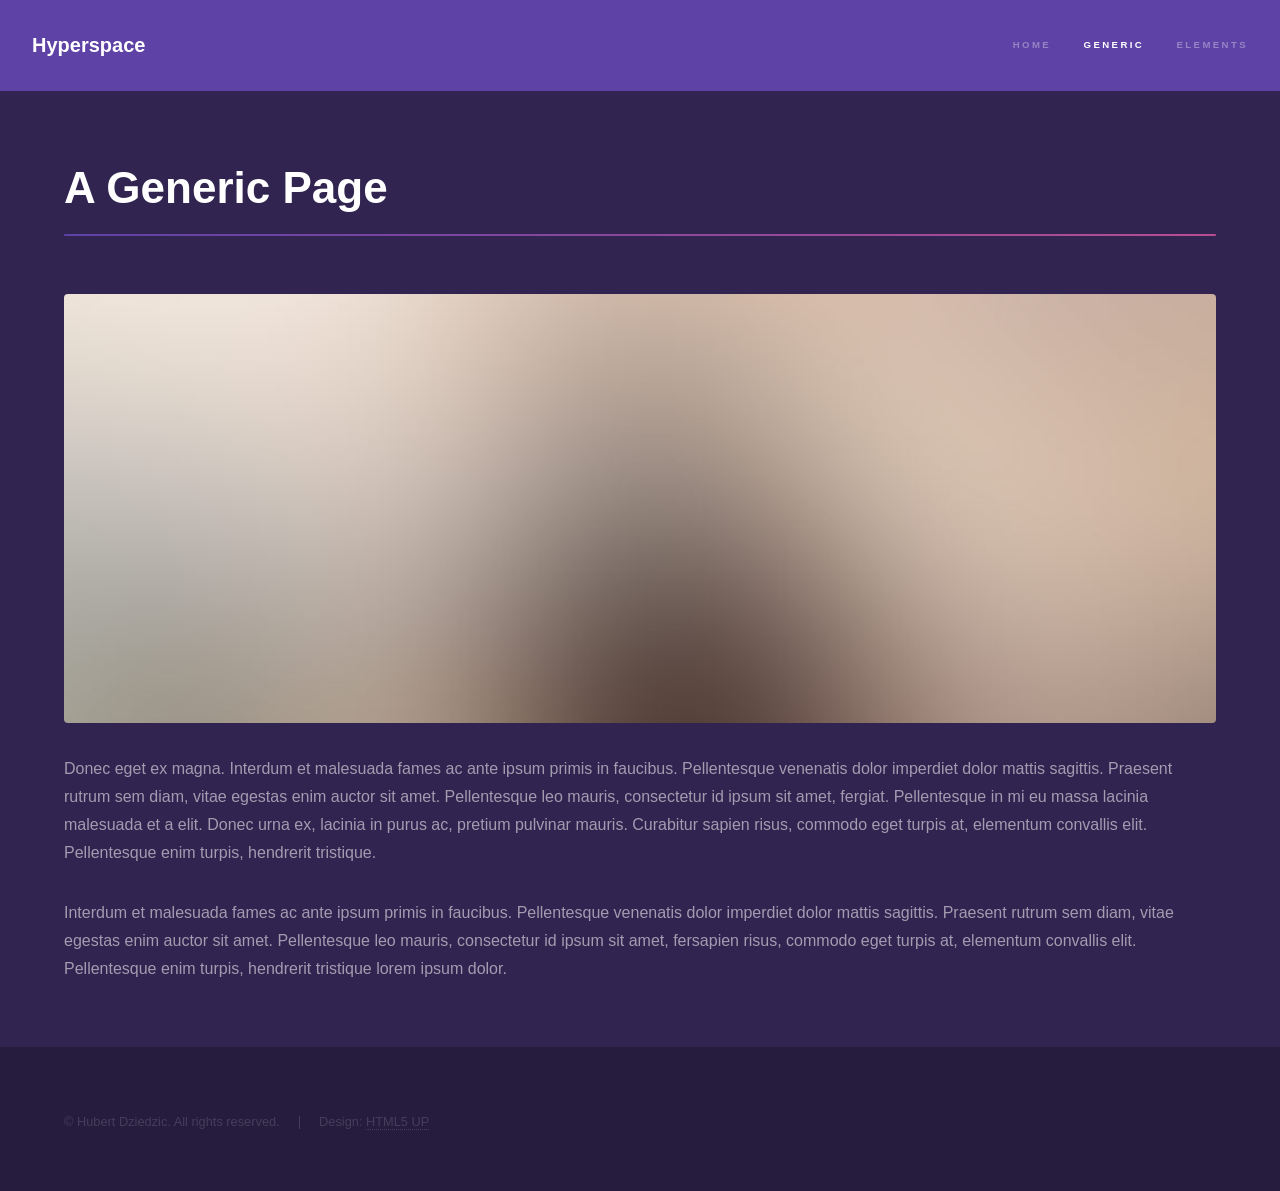
<file: website/generic.html>
<!DOCTYPE HTML>
<!--
	Hyperspace by HTML5 UP
	html5up.net | @ajlkn
	Free for personal and commercial use under the CCA 3.0 license (html5up.net/license)
-->
<html>
	<head>
		<title>Generic - Hyperspace by HTML5 UP</title>
		<meta charset="utf-8" />
		<meta name="viewport" content="width=device-width, initial-scale=1, user-scalable=no" />
		<link rel="stylesheet" href="assets/css/main.css" />
		<noscript><link rel="stylesheet" href="assets/css/noscript.css" /></noscript>
	</head>
	<body class="is-preload">

		<!-- Header -->
			<header id="header">
				<a href="index.html" class="title">Hyperspace</a>
				<nav>
					<ul>
						<li><a href="index.html">Home</a></li>
						<li><a href="generic.html" class="active">Generic</a></li>
						<li><a href="elements.html">Elements</a></li>
					</ul>
				</nav>
			</header>

		<!-- Wrapper -->
			<div id="wrapper">

				<!-- Main -->
					<section id="main" class="wrapper">
						<div class="inner">
							<h1 class="major">A Generic Page</h1>
							<span class="image fit"><img src="images/pic04.jpg" alt="" /></span>
							<p>Donec eget ex magna. Interdum et malesuada fames ac ante ipsum primis in faucibus. Pellentesque venenatis dolor imperdiet dolor mattis sagittis. Praesent rutrum sem diam, vitae egestas enim auctor sit amet. Pellentesque leo mauris, consectetur id ipsum sit amet, fergiat. Pellentesque in mi eu massa lacinia malesuada et a elit. Donec urna ex, lacinia in purus ac, pretium pulvinar mauris. Curabitur sapien risus, commodo eget turpis at, elementum convallis elit. Pellentesque enim turpis, hendrerit tristique.</p>
							<p>Interdum et malesuada fames ac ante ipsum primis in faucibus. Pellentesque venenatis dolor imperdiet dolor mattis sagittis. Praesent rutrum sem diam, vitae egestas enim auctor sit amet. Pellentesque leo mauris, consectetur id ipsum sit amet, fersapien risus, commodo eget turpis at, elementum convallis elit. Pellentesque enim turpis, hendrerit tristique lorem ipsum dolor.</p>
						</div>
					</section>

			</div>

		<!-- Footer -->
			<footer id="footer" class="wrapper alt">
				<div class="inner">
					<ul class="menu">
						<li>&copy; Hubert Dziedzic. All rights reserved.</li><li>Design: <a href="http://html5up.net">HTML5 UP</a></li>
					</ul>
				</div>
			</footer>

		<!-- Scripts -->
			<script src="assets/js/jquery.min.js"></script>
			<script src="assets/js/jquery.scrollex.min.js"></script>
			<script src="assets/js/jquery.scrolly.min.js"></script>
			<script src="assets/js/browser.min.js"></script>
			<script src="assets/js/breakpoints.min.js"></script>
			<script src="assets/js/util.js"></script>
			<script src="assets/js/main.js"></script>

	</body>
</html>
</file>
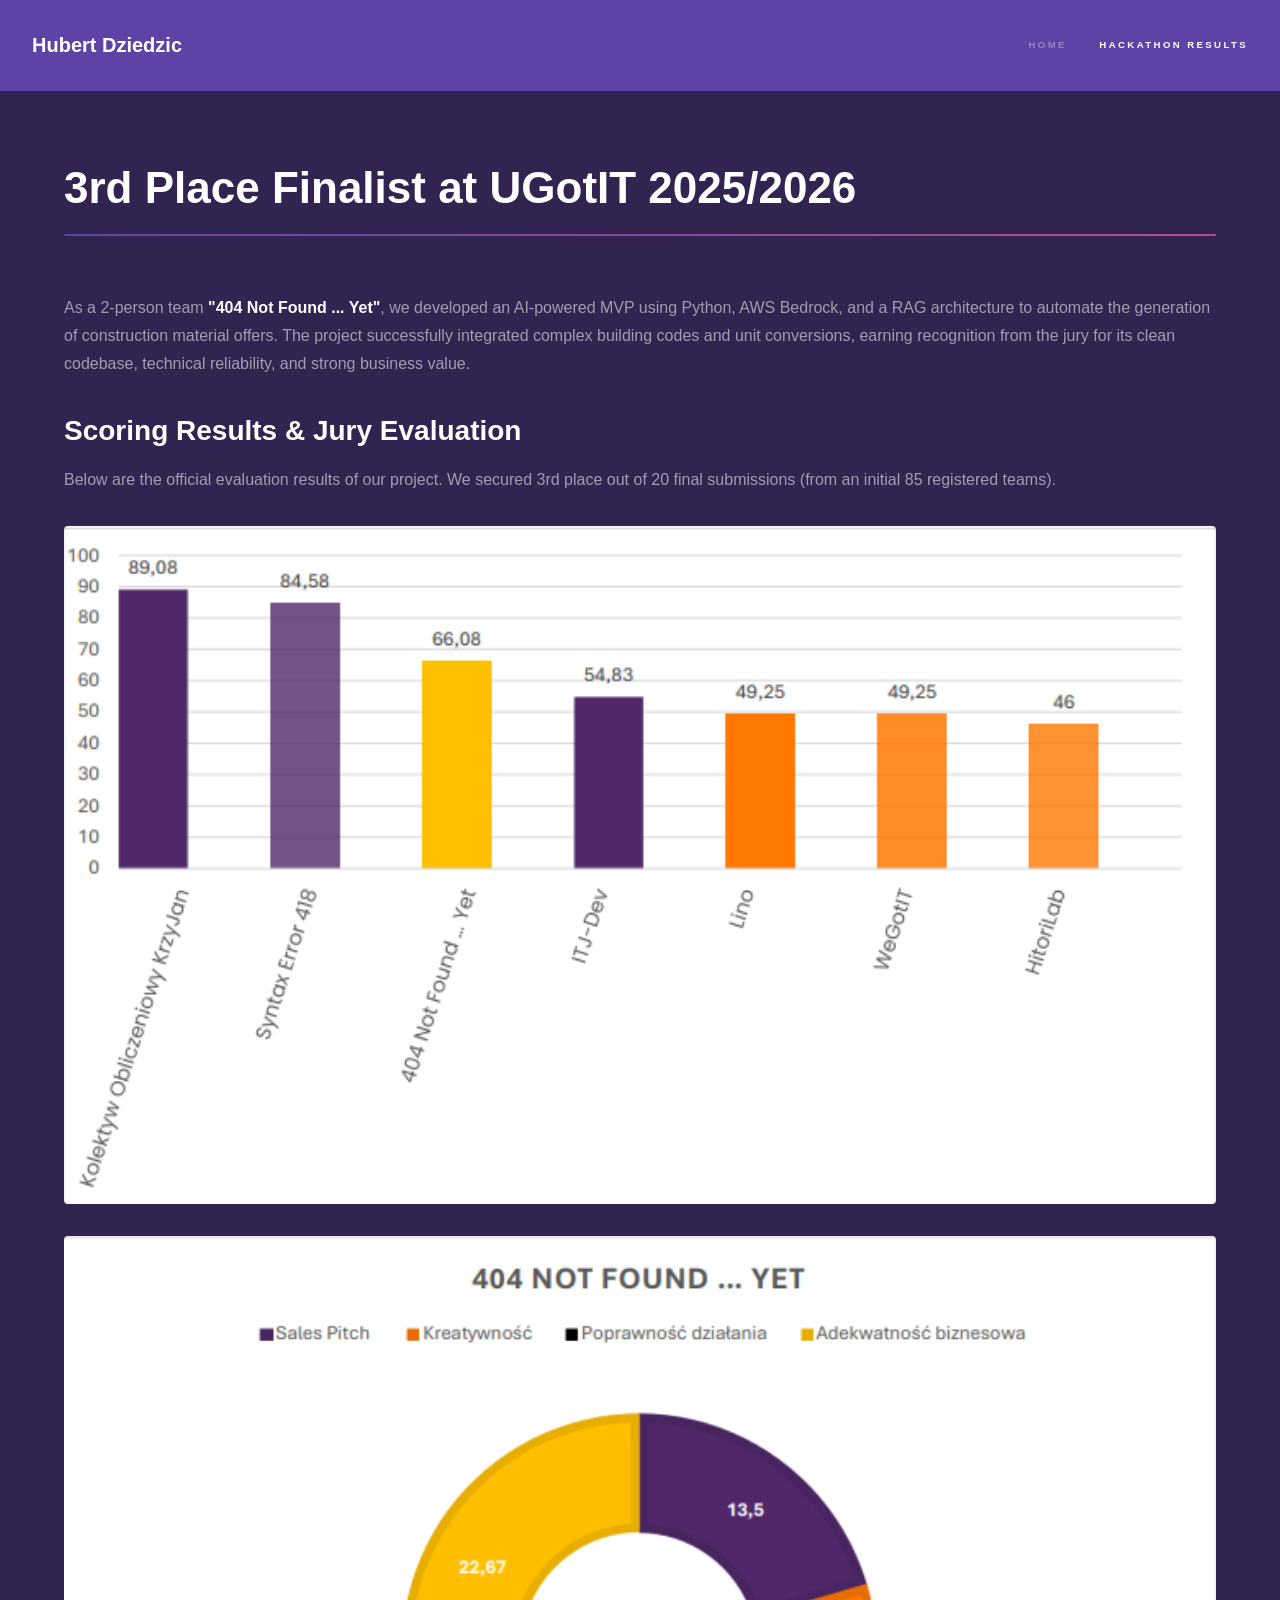
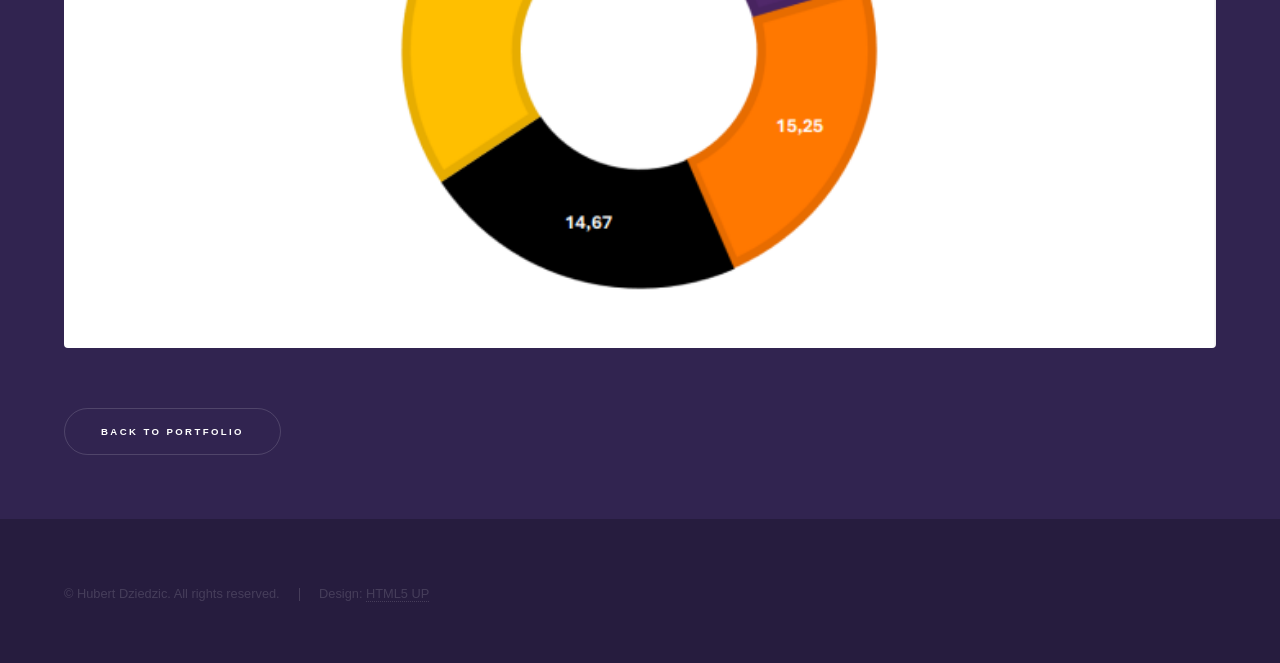
<file: website/hackathon-ugotit.html>
<!DOCTYPE HTML>
<html>
	<head>
		<title>UGOT.IT Hackathon - 3rd Place | Hubert Dziedzic</title>
		<meta charset="utf-8" />
		<meta name="viewport" content="width=device-width, initial-scale=1, user-scalable=no" />
		<link rel="stylesheet" href="assets/css/main.css" />
		<noscript><link rel="stylesheet" href="assets/css/noscript.css" /></noscript>
	</head>
	<body class="is-preload">

		<!-- Header -->
			<header id="header">
				<a href="index.html" class="title">Hubert Dziedzic</a>
				<nav>
					<ul>
						<li><a href="index.html">Home</a></li>
						<li><a href="hackathon-ugotit.html" class="active">Hackathon Results</a></li>
					</ul>
				</nav>
			</header>

		<!-- Wrapper -->
			<div id="wrapper">

				<!-- Main -->
					<section id="main" class="wrapper">
						<div class="inner">
							<h1 class="major">3rd Place Finalist at UGotIT 2025/2026</h1>
							
							<p>As a 2-person team <strong>"404 Not Found ... Yet"</strong>, we developed an AI-powered MVP using Python, AWS Bedrock, and a RAG architecture to automate the generation of construction material offers. The project successfully integrated complex building codes and unit conversions, earning recognition from the jury for its clean codebase, technical reliability, and strong business value.</p>
							
							<h2>Scoring Results & Jury Evaluation</h2>
							<p>Below are the official evaluation results of our project. We secured 3rd place out of 20 final submissions (from an initial 85 registered teams).</p>
	
							<span class="image fit"><img src="images/ugotit-wykres.png" alt="3rd Place Chart" /></span>
							
							<span class="image fit"><img src="images/ugotit-punkty.png" alt="Team Scoring Breakdown" /></span>

							<br>
							<ul class="actions">
								<li><a href="index.html#certifications" class="button">Back to Portfolio</a></li>
							</ul>
						</div>
					</section>

			</div>


			<footer id="footer" class="wrapper alt">
				<div class="inner">
					<ul class="menu">
						<li>&copy; Hubert Dziedzic. All rights reserved.</li><li>Design: <a href="http://html5up.net">HTML5 UP</a></li>
					</ul>
				</div>
			</footer>


			<script src="assets/js/jquery.min.js"></script>
			<script src="assets/js/jquery.scrollex.min.js"></script>
			<script src="assets/js/jquery.scrolly.min.js"></script>
			<script src="assets/js/browser.min.js"></script>
			<script src="assets/js/breakpoints.min.js"></script>
			<script src="assets/js/util.js"></script>
			<script src="assets/js/main.js"></script>

	</body>
</html>
</file>
<file: website/assets/css/noscript.css>
/*
	Hyperspace by HTML5 UP
	html5up.net | @ajlkn
	Free for personal and commercial use under the CCA 3.0 license (html5up.net/license)
*/

/* Spotlights */

	.spotlights > section > .image:before {
		opacity: 0 !important;
	}

	.spotlights > section > .content > .inner {
		-moz-transform: none !important;
		-webkit-transform: none !important;
		-ms-transform: none !important;
		transform: none !important;
		opacity: 1 !important;
	}

/* Wrapper */

	.wrapper > .inner {
		opacity: 1 !important;
		-moz-transform: none !important;
		-webkit-transform: none !important;
		-ms-transform: none !important;
		transform: none !important;
	}

/* Sidebar */

	#sidebar > .inner {
		opacity: 1 !important;
	}

	#sidebar nav > ul > li {
		-moz-transform: none !important;
		-webkit-transform: none !important;
		-ms-transform: none !important;
		transform: none !important;
		opacity: 1 !important;
	}
</file>
<file: website/assets/css/main.css>
@import url(fontawesome-all.min.css);

/*
	Hyperspace by HTML5 UP
	html5up.net | @ajlkn
	Free for personal and commercial use under the CCA 3.0 license (html5up.net/license)
*/

html, body, div, span, applet, object,
iframe, h1, h2, h3, h4, h5, h6, p, blockquote,
pre, a, abbr, acronym, address, big, cite,
code, del, dfn, em, img, ins, kbd, q, s, samp,
small, strike, strong, sub, sup, tt, var, b,
u, i, center, dl, dt, dd, ol, ul, li, fieldset,
form, label, legend, table, caption, tbody,
tfoot, thead, tr, th, td, article, aside,
canvas, details, embed, figure, figcaption,
footer, header, hgroup, menu, nav, output, ruby,
section, summary, time, mark, audio, video {
	margin: 0;
	padding: 0;
	border: 0;
	font-size: 100%;
	font: inherit;
	vertical-align: baseline;}

article, aside, details, figcaption, figure,
footer, header, hgroup, menu, nav, section {
	display: block;}


.experience-accordion {
	max-width: 900px;
	margin: 3em auto 0;
}

.job-item {
	background: rgba(255, 255, 255, 0.05);
	border: solid 1px rgba(255, 255, 255, 0.15);
	border-radius: 0.25em;
	margin-bottom: 1.5em;
	overflow: hidden;
	transition: all 0.3s ease;
}

.job-item:hover {
	background: rgba(255, 255, 255, 0.08);
	border-color: rgba(255, 255, 255, 0.25);
}

.job-item summary {
	cursor: pointer;
	padding: 2em;
	list-style: none;
	display: flex;
	align-items: center;
	gap: 2em;
	position: relative;
}

.job-item summary::-webkit-details-marker {
	display: none;
}

.job-item summary::after {
	content: '\f078';
	font-family: 'Font Awesome 5 Free';
	font-weight: 900;
	position: absolute;
	right: 2em;
	transition: transform 0.3s ease;
	color: rgba(255, 255, 255, 0.35);
}

.job-item[open] summary::after {
	transform: rotate(180deg);
}

.job-item .icon.major {
	margin: 0;
	flex-shrink: 0;
}

.job-info {
	flex-grow: 1;
}

.job-info h3 {
	margin: 0 0 0.5em 0;
	color: #ffffff;
	font-size: 1.3em;
}

.job-info .company {
	display: block;
	color: #3b192f;
	font-weight: bold;
	margin-bottom: 0.3em;
	font-size: 1em;
}

.job-info .period {
	display: inline-block;
	color: rgba(255, 255, 255, 0.55);
	font-size: 0.85em;
	background: rgba(255, 255, 255, 0.05);
	padding: 0.3em 0.8em;
	border-radius: 1em;
	border: solid 1px rgba(255, 255, 255, 0.15);
}

.job-details {
	padding: 0 2em 2em 7.5em;
	border-top: solid 1px rgba(255, 255, 255, 0.1);
	animation: slideDown 0.3s ease;
}

@keyframes slideDown {
	from {
		opacity: 0;
		transform: translateY(-10px);
	}
	to {
		opacity: 1;
		transform: translateY(0);
	}
}

.job-details p {
	margin: 1.5em 0 0 0;
	line-height: 1.75;
}

@media screen and (max-width: 736px) {
	.job-item summary {
		flex-direction: column;
		align-items: flex-start;
		padding: 1.5em;
		gap: 1em;
	}
	
	.job-item summary::after {
		right: 1.5em;
		top: 1.5em;
	}
	
	.job-item .icon.major {
		width: 2em;
		height: 2em;
		line-height: 2em;
	}
	
	.job-details {
		padding: 0 1.5em 1.5em 1.5em;
	}
	
	.job-info h3 {
		font-size: 1.1em;
	}
}

@media screen and (max-width: 480px) {
	.job-item summary {
		padding: 1em;
	}
	
	.job-details {
		padding: 0 1em 1em 1em;
	}
}

body {
	line-height: 1;
}

ol, ul {
	list-style: none;
}

blockquote, q {
	quotes: none;
}

	blockquote:before, blockquote:after, q:before, q:after {
		content: '';
		content: none;
	}

table {
	border-collapse: collapse;
	border-spacing: 0;
}

body {
	-webkit-text-size-adjust: none;
}

mark {
	background-color: transparent;
	color: inherit;
}

input::-moz-focus-inner {
	border: 0;
	padding: 0;
}

input, select, textarea {
	-moz-appearance: none;
	-webkit-appearance: none;
	-ms-appearance: none;
	appearance: none;
}

/* Basic */

	@-ms-viewport {
		width: device-width;
	}

	body {
		-ms-overflow-style: scrollbar;
	}

	@media screen and (max-width: 480px) {

		html, body {
			min-width: 320px;
		}

	}

	html {
		box-sizing: border-box;
	}

	*, *:before, *:after {
		box-sizing: inherit;
	}

	body {
		background: #312450;
	}

		body.is-preload *, body.is-preload *:before, body.is-preload *:after {
			-moz-animation: none !important;
			-webkit-animation: none !important;
			-ms-animation: none !important;
			animation: none !important;
			-moz-transition: none !important;
			-webkit-transition: none !important;
			-ms-transition: none !important;
			transition: none !important;
		}

/* Type */

	body, input, select, textarea {
		color: rgba(255, 255, 255, 0.55);
		font-family: Arial, Helvetica, sans-serif;
		font-size: 16.5pt;
		font-weight: normal;
		line-height: 1.75;
	}

		@media screen and (max-width: 1680px) {

			body, input, select, textarea {
				font-size: 13pt;
			}

		}

		@media screen and (max-width: 1280px) {

			body, input, select, textarea {
				font-size: 12pt;
			}

		}

		@media screen and (max-width: 360px) {

			body, input, select, textarea {
				font-size: 11pt;
			}

		}

	a {
		-moz-transition: color 0.2s ease, border-bottom-color 0.2s ease;
		-webkit-transition: color 0.2s ease, border-bottom-color 0.2s ease;
		-ms-transition: color 0.2s ease, border-bottom-color 0.2s ease;
		transition: color 0.2s ease, border-bottom-color 0.2s ease;
		border-bottom: dotted 1px rgba(255, 255, 255, 0.35);
		color: inherit;
		text-decoration: none;
	}

		a:hover {
			border-bottom-color: transparent;
			color: #ffffff;
		}

	strong, b {
		color: #ffffff;
		font-weight: bold;
	}

	em, i {
		font-style: italic;
	}

	p {
		margin: 0 0 2em 0;
	}

	h1, h2, h3, h4, h5, h6 {
		color: #ffffff;
		font-weight: bold;
		line-height: 1.5;
		margin: 0 0 0.5em 0;
	}

		h1 a, h2 a, h3 a, h4 a, h5 a, h6 a {
			color: inherit;
			text-decoration: none;
		}

	h1 {
		font-size: 2.75em;
	}

		h1.major {
			margin: 0 0 1.3em 0;
			position: relative;
			padding-bottom: 0.35em;
		}

			h1.major:after {
				background-image: -moz-linear-gradient(to right, #5e42a6, #b74e91);
				background-image: -webkit-linear-gradient(to right, #5e42a6, #b74e91);
				background-image: -ms-linear-gradient(to right, #5e42a6, #b74e91);
				background-image: linear-gradient(to right, #5e42a6, #b74e91);
				-moz-transition: max-width 0.2s ease;
				-webkit-transition: max-width 0.2s ease;
				-ms-transition: max-width 0.2s ease;
				transition: max-width 0.2s ease;
				border-radius: 0.2em;
				bottom: 0;
				content: '';
				height: 0.05em;
				position: absolute;
				right: 0;
				width: 100%;
			}

	h2 {
		font-size: 1.75em;
	}

	h3 {
		font-size: 1.1em;
	}

	h4 {
		font-size: 1em;
	}

	h5 {
		font-size: 0.8em;
	}

	h6 {
		font-size: 0.6em;
	}

	@media screen and (max-width: 736px) {

		h1 {
			font-size: 2em;
		}

		h2 {
			font-size: 1.25em;
		}

		h3 {
			font-size: 1em;
		}

		h4 {
			font-size: 0.8em;
		}

		h5 {
			font-size: 0.6em;
		}

		h6 {
			font-size: 0.6em;
		}

	}

	sub {
		font-size: 0.8em;
		position: relative;
		top: 0.5em;
	}

	sup {
		font-size: 0.8em;
		position: relative;
		top: -0.5em;
	}

	blockquote {
		border-left: solid 4px rgba(255, 255, 255, 0.15);
		font-style: italic;
		margin: 0 0 2em 0;
		padding: 0.5em 0 0.5em 2em;
	}

	code {
		background: rgba(255, 255, 255, 0.05);
		border-radius: 0.25em;
		border: solid 1px rgba(255, 255, 255, 0.15);
		font-family: "Courier New", monospace;
		font-size: 0.9em;
		margin: 0 0.25em;
		padding: 0.25em 0.65em;
	}

	pre {
		-webkit-overflow-scrolling: touch;
		font-family: "Courier New", monospace;
		font-size: 0.9em;
		margin: 0 0 2em 0;
	}

		pre code {
			display: block;
			line-height: 1.75em;
			padding: 1em 1.5em;
			overflow-x: auto;
		}

	hr {
		border: 0;
		border-bottom: solid 1px rgba(255, 255, 255, 0.15);
		margin: 2em 0;
	}

		hr.major {
			margin: 3em 0;
		}

	.align-left {
		text-align: left;
	}

	.align-center {
		text-align: center;
	}

	.align-right {
		text-align: right;
	}

/* Row */

	.row {
		display: flex;
		flex-wrap: wrap;
		box-sizing: border-box;
		align-items: stretch;
	}

		.row > * {
			box-sizing: border-box;
		}

		.row.gtr-uniform > * > :last-child {
			margin-bottom: 0;
		}

		.row.aln-left {
			justify-content: flex-start;
		}

		.row.aln-center {
			justify-content: center;
		}

		.row.aln-right {
			justify-content: flex-end;
		}

		.row.aln-top {
			align-items: flex-start;
		}

		.row.aln-middle {
			align-items: center;
		}

		.row.aln-bottom {
			align-items: flex-end;
		}

		.row > .imp {
			order: -1;
		}

		.row > .col-1 {
			width: 8.33333%;
		}

		.row > .off-1 {
			margin-left: 8.33333%;
		}

		.row > .col-2 {
			width: 16.66667%;
		}

		.row > .off-2 {
			margin-left: 16.66667%;
		}

		.row > .col-3 {
			width: 25%;
		}

		.row > .off-3 {
			margin-left: 25%;
		}

		.row > .col-4 {
			width: 33.33333%;
		}

		.row > .off-4 {
			margin-left: 33.33333%;
		}

		.row > .col-5 {
			width: 41.66667%;
		}

		.row > .off-5 {
			margin-left: 41.66667%;
		}

		.row > .col-6 {
			width: 50%;
		}

		.row > .off-6 {
			margin-left: 50%;
		}

		.row > .col-7 {
			width: 58.33333%;
		}

		.row > .off-7 {
			margin-left: 58.33333%;
		}

		.row > .col-8 {
			width: 66.66667%;
		}

		.row > .off-8 {
			margin-left: 66.66667%;
		}

		.row > .col-9 {
			width: 75%;
		}

		.row > .off-9 {
			margin-left: 75%;
		}

		.row > .col-10 {
			width: 83.33333%;
		}

		.row > .off-10 {
			margin-left: 83.33333%;
		}

		.row > .col-11 {
			width: 91.66667%;
		}

		.row > .off-11 {
			margin-left: 91.66667%;
		}

		.row > .col-12 {
			width: 100%;
		}

		.row > .off-12 {
			margin-left: 100%;
		}

		.row.gtr-0 {
			margin-top: 0;
			margin-left: 0em;
		}

			.row.gtr-0 > * {
				padding: 0 0 0 0em;
			}

			.row.gtr-0.gtr-uniform {
				margin-top: 0em;
			}

				.row.gtr-0.gtr-uniform > * {
					padding-top: 0em;
				}

		.row.gtr-25 {
			margin-top: 0;
			margin-left: -0.375em;
		}

			.row.gtr-25 > * {
				padding: 0 0 0 0.375em;
			}

			.row.gtr-25.gtr-uniform {
				margin-top: -0.375em;
			}

				.row.gtr-25.gtr-uniform > * {
					padding-top: 0.375em;
				}

		.row.gtr-50 {
			margin-top: 0;
			margin-left: -0.75em;
		}

			.row.gtr-50 > * {
				padding: 0 0 0 0.75em;
			}

			.row.gtr-50.gtr-uniform {
				margin-top: -0.75em;
			}

				.row.gtr-50.gtr-uniform > * {
					padding-top: 0.75em;
				}

		.row {
			margin-top: 0;
			margin-left: -1.5em;
		}

			.row > * {
				padding: 0 0 0 1.5em;
			}

			.row.gtr-uniform {
				margin-top: -1.5em;
			}

				.row.gtr-uniform > * {
					padding-top: 1.5em;
				}

		.row.gtr-150 {
			margin-top: 0;
			margin-left: -2.25em;
		}

			.row.gtr-150 > * {
				padding: 0 0 0 2.25em;
			}

			.row.gtr-150.gtr-uniform {
				margin-top: -2.25em;
			}

				.row.gtr-150.gtr-uniform > * {
					padding-top: 2.25em;
				}

		.row.gtr-200 {
			margin-top: 0;
			margin-left: -3em;
		}

			.row.gtr-200 > * {
				padding: 0 0 0 3em;
			}

			.row.gtr-200.gtr-uniform {
				margin-top: -3em;
			}

				.row.gtr-200.gtr-uniform > * {
					padding-top: 3em;
				}

		@media screen and (max-width: 1680px) {

			.row {
				display: flex;
				flex-wrap: wrap;
				box-sizing: border-box;
				align-items: stretch;
			}

				.row > * {
					box-sizing: border-box;
				}

				.row.gtr-uniform > * > :last-child {
					margin-bottom: 0;
				}

				.row.aln-left {
					justify-content: flex-start;
				}

				.row.aln-center {
					justify-content: center;
				}

				.row.aln-right {
					justify-content: flex-end;
				}

				.row.aln-top {
					align-items: flex-start;
				}

				.row.aln-middle {
					align-items: center;
				}

				.row.aln-bottom {
					align-items: flex-end;
				}

				.row > .imp-xlarge {
					order: -1;
				}

				.row > .col-1-xlarge {
					width: 8.33333%;
				}

				.row > .off-1-xlarge {
					margin-left: 8.33333%;
				}

				.row > .col-2-xlarge {
					width: 16.66667%;
				}

				.row > .off-2-xlarge {
					margin-left: 16.66667%;
				}

				.row > .col-3-xlarge {
					width: 25%;
				}

				.row > .off-3-xlarge {
					margin-left: 25%;
				}

				.row > .col-4-xlarge {
					width: 33.33333%;
				}

				.row > .off-4-xlarge {
					margin-left: 33.33333%;
				}

				.row > .col-5-xlarge {
					width: 41.66667%;
				}

				.row > .off-5-xlarge {
					margin-left: 41.66667%;
				}

				.row > .col-6-xlarge {
					width: 50%;
				}

				.row > .off-6-xlarge {
					margin-left: 50%;
				}

				.row > .col-7-xlarge {
					width: 58.33333%;
				}

				.row > .off-7-xlarge {
					margin-left: 58.33333%;
				}

				.row > .col-8-xlarge {
					width: 66.66667%;
				}

				.row > .off-8-xlarge {
					margin-left: 66.66667%;
				}

				.row > .col-9-xlarge {
					width: 75%;
				}

				.row > .off-9-xlarge {
					margin-left: 75%;
				}

				.row > .col-10-xlarge {
					width: 83.33333%;
				}

				.row > .off-10-xlarge {
					margin-left: 83.33333%;
				}

				.row > .col-11-xlarge {
					width: 91.66667%;
				}

				.row > .off-11-xlarge {
					margin-left: 91.66667%;
				}

				.row > .col-12-xlarge {
					width: 100%;
				}

				.row > .off-12-xlarge {
					margin-left: 100%;
				}

				.row.gtr-0 {
					margin-top: 0;
					margin-left: 0em;
				}

					.row.gtr-0 > * {
						padding: 0 0 0 0em;
					}

					.row.gtr-0.gtr-uniform {
						margin-top: 0em;
					}

						.row.gtr-0.gtr-uniform > * {
							padding-top: 0em;
						}

				.row.gtr-25 {
					margin-top: 0;
					margin-left: -0.375em;
				}

					.row.gtr-25 > * {
						padding: 0 0 0 0.375em;
					}

					.row.gtr-25.gtr-uniform {
						margin-top: -0.375em;
					}

						.row.gtr-25.gtr-uniform > * {
							padding-top: 0.375em;
						}

				.row.gtr-50 {
					margin-top: 0;
					margin-left: -0.75em;
				}

					.row.gtr-50 > * {
						padding: 0 0 0 0.75em;
					}

					.row.gtr-50.gtr-uniform {
						margin-top: -0.75em;
					}

						.row.gtr-50.gtr-uniform > * {
							padding-top: 0.75em;
						}

				.row {
					margin-top: 0;
					margin-left: -1.5em;
				}

					.row > * {
						padding: 0 0 0 1.5em;
					}

					.row.gtr-uniform {
						margin-top: -1.5em;
					}

						.row.gtr-uniform > * {
							padding-top: 1.5em;
						}

				.row.gtr-150 {
					margin-top: 0;
					margin-left: -2.25em;
				}

					.row.gtr-150 > * {
						padding: 0 0 0 2.25em;
					}

					.row.gtr-150.gtr-uniform {
						margin-top: -2.25em;
					}

						.row.gtr-150.gtr-uniform > * {
							padding-top: 2.25em;
						}

				.row.gtr-200 {
					margin-top: 0;
					margin-left: -3em;
				}

					.row.gtr-200 > * {
						padding: 0 0 0 3em;
					}

					.row.gtr-200.gtr-uniform {
						margin-top: -3em;
					}

						.row.gtr-200.gtr-uniform > * {
							padding-top: 3em;
						}

		}

		@media screen and (max-width: 1280px) {

			.row {
				display: flex;
				flex-wrap: wrap;
				box-sizing: border-box;
				align-items: stretch;
			}

				.row > * {
					box-sizing: border-box;
				}

				.row.gtr-uniform > * > :last-child {
					margin-bottom: 0;
				}

				.row.aln-left {
					justify-content: flex-start;
				}

				.row.aln-center {
					justify-content: center;
				}

				.row.aln-right {
					justify-content: flex-end;
				}

				.row.aln-top {
					align-items: flex-start;
				}

				.row.aln-middle {
					align-items: center;
				}

				.row.aln-bottom {
					align-items: flex-end;
				}

				.row > .imp-large {
					order: -1;
				}

				.row > .col-1-large {
					width: 8.33333%;
				}

				.row > .off-1-large {
					margin-left: 8.33333%;
				}

				.row > .col-2-large {
					width: 16.66667%;
				}

				.row > .off-2-large {
					margin-left: 16.66667%;
				}

				.row > .col-3-large {
					width: 25%;
				}

				.row > .off-3-large {
					margin-left: 25%;
				}

				.row > .col-4-large {
					width: 33.33333%;
				}

				.row > .off-4-large {
					margin-left: 33.33333%;
				}

				.row > .col-5-large {
					width: 41.66667%;
				}

				.row > .off-5-large {
					margin-left: 41.66667%;
				}

				.row > .col-6-large {
					width: 50%;
				}

				.row > .off-6-large {
					margin-left: 50%;
				}

				.row > .col-7-large {
					width: 58.33333%;
				}

				.row > .off-7-large {
					margin-left: 58.33333%;
				}

				.row > .col-8-large {
					width: 66.66667%;
				}

				.row > .off-8-large {
					margin-left: 66.66667%;
				}

				.row > .col-9-large {
					width: 75%;
				}

				.row > .off-9-large {
					margin-left: 75%;
				}

				.row > .col-10-large {
					width: 83.33333%;
				}

				.row > .off-10-large {
					margin-left: 83.33333%;
				}

				.row > .col-11-large {
					width: 91.66667%;
				}

				.row > .off-11-large {
					margin-left: 91.66667%;
				}

				.row > .col-12-large {
					width: 100%;
				}

				.row > .off-12-large {
					margin-left: 100%;
				}

				.row.gtr-0 {
					margin-top: 0;
					margin-left: 0em;
				}

					.row.gtr-0 > * {
						padding: 0 0 0 0em;
					}

					.row.gtr-0.gtr-uniform {
						margin-top: 0em;
					}

						.row.gtr-0.gtr-uniform > * {
							padding-top: 0em;
						}

				.row.gtr-25 {
					margin-top: 0;
					margin-left: -0.375em;
				}

					.row.gtr-25 > * {
						padding: 0 0 0 0.375em;
					}

					.row.gtr-25.gtr-uniform {
						margin-top: -0.375em;
					}

						.row.gtr-25.gtr-uniform > * {
							padding-top: 0.375em;
						}

				.row.gtr-50 {
					margin-top: 0;
					margin-left: -0.75em;
				}

					.row.gtr-50 > * {
						padding: 0 0 0 0.75em;
					}

					.row.gtr-50.gtr-uniform {
						margin-top: -0.75em;
					}

						.row.gtr-50.gtr-uniform > * {
							padding-top: 0.75em;
						}

				.row {
					margin-top: 0;
					margin-left: -1.5em;
				}

					.row > * {
						padding: 0 0 0 1.5em;
					}

					.row.gtr-uniform {
						margin-top: -1.5em;
					}

						.row.gtr-uniform > * {
							padding-top: 1.5em;
						}

				.row.gtr-150 {
					margin-top: 0;
					margin-left: -2.25em;
				}

					.row.gtr-150 > * {
						padding: 0 0 0 2.25em;
					}

					.row.gtr-150.gtr-uniform {
						margin-top: -2.25em;
					}

						.row.gtr-150.gtr-uniform > * {
							padding-top: 2.25em;
						}

				.row.gtr-200 {
					margin-top: 0;
					margin-left: -3em;
				}

					.row.gtr-200 > * {
						padding: 0 0 0 3em;
					}

					.row.gtr-200.gtr-uniform {
						margin-top: -3em;
					}

						.row.gtr-200.gtr-uniform > * {
							padding-top: 3em;
						}

		}

		@media screen and (max-width: 980px) {

			.row {
				display: flex;
				flex-wrap: wrap;
				box-sizing: border-box;
				align-items: stretch;
			}

				.row > * {
					box-sizing: border-box;
				}

				.row.gtr-uniform > * > :last-child {
					margin-bottom: 0;
				}

				.row.aln-left {
					justify-content: flex-start;
				}

				.row.aln-center {
					justify-content: center;
				}

				.row.aln-right {
					justify-content: flex-end;
				}

				.row.aln-top {
					align-items: flex-start;
				}

				.row.aln-middle {
					align-items: center;
				}

				.row.aln-bottom {
					align-items: flex-end;
				}

				.row > .imp-medium {
					order: -1;
				}

				.row > .col-1-medium {
					width: 8.33333%;
				}

				.row > .off-1-medium {
					margin-left: 8.33333%;
				}

				.row > .col-2-medium {
					width: 16.66667%;
				}

				.row > .off-2-medium {
					margin-left: 16.66667%;
				}

				.row > .col-3-medium {
					width: 25%;
				}

				.row > .off-3-medium {
					margin-left: 25%;
				}

				.row > .col-4-medium {
					width: 33.33333%;
				}

				.row > .off-4-medium {
					margin-left: 33.33333%;
				}

				.row > .col-5-medium {
					width: 41.66667%;
				}

				.row > .off-5-medium {
					margin-left: 41.66667%;
				}

				.row > .col-6-medium {
					width: 50%;
				}

				.row > .off-6-medium {
					margin-left: 50%;
				}

				.row > .col-7-medium {
					width: 58.33333%;
				}

				.row > .off-7-medium {
					margin-left: 58.33333%;
				}

				.row > .col-8-medium {
					width: 66.66667%;
				}

				.row > .off-8-medium {
					margin-left: 66.66667%;
				}

				.row > .col-9-medium {
					width: 75%;
				}

				.row > .off-9-medium {
					margin-left: 75%;
				}

				.row > .col-10-medium {
					width: 83.33333%;
				}

				.row > .off-10-medium {
					margin-left: 83.33333%;
				}

				.row > .col-11-medium {
					width: 91.66667%;
				}

				.row > .off-11-medium {
					margin-left: 91.66667%;
				}

				.row > .col-12-medium {
					width: 100%;
				}

				.row > .off-12-medium {
					margin-left: 100%;
				}

				.row.gtr-0 {
					margin-top: 0;
					margin-left: 0em;
				}

					.row.gtr-0 > * {
						padding: 0 0 0 0em;
					}

					.row.gtr-0.gtr-uniform {
						margin-top: 0em;
					}

						.row.gtr-0.gtr-uniform > * {
							padding-top: 0em;
						}

				.row.gtr-25 {
					margin-top: 0;
					margin-left: -0.375em;
				}

					.row.gtr-25 > * {
						padding: 0 0 0 0.375em;
					}

					.row.gtr-25.gtr-uniform {
						margin-top: -0.375em;
					}

						.row.gtr-25.gtr-uniform > * {
							padding-top: 0.375em;
						}

				.row.gtr-50 {
					margin-top: 0;
					margin-left: -0.75em;
				}

					.row.gtr-50 > * {
						padding: 0 0 0 0.75em;
					}

					.row.gtr-50.gtr-uniform {
						margin-top: -0.75em;
					}

						.row.gtr-50.gtr-uniform > * {
							padding-top: 0.75em;
						}

				.row {
					margin-top: 0;
					margin-left: -1.5em;
				}

					.row > * {
						padding: 0 0 0 1.5em;
					}

					.row.gtr-uniform {
						margin-top: -1.5em;
					}

						.row.gtr-uniform > * {
							padding-top: 1.5em;
						}

				.row.gtr-150 {
					margin-top: 0;
					margin-left: -2.25em;
				}

					.row.gtr-150 > * {
						padding: 0 0 0 2.25em;
					}

					.row.gtr-150.gtr-uniform {
						margin-top: -2.25em;
					}

						.row.gtr-150.gtr-uniform > * {
							padding-top: 2.25em;
						}

				.row.gtr-200 {
					margin-top: 0;
					margin-left: -3em;
				}

					.row.gtr-200 > * {
						padding: 0 0 0 3em;
					}

					.row.gtr-200.gtr-uniform {
						margin-top: -3em;
					}

						.row.gtr-200.gtr-uniform > * {
							padding-top: 3em;
						}

		}

		@media screen and (max-width: 736px) {

			.row {
				display: flex;
				flex-wrap: wrap;
				box-sizing: border-box;
				align-items: stretch;
			}

				.row > * {
					box-sizing: border-box;
				}

				.row.gtr-uniform > * > :last-child {
					margin-bottom: 0;
				}

				.row.aln-left {
					justify-content: flex-start;
				}

				.row.aln-center {
					justify-content: center;
				}

				.row.aln-right {
					justify-content: flex-end;
				}

				.row.aln-top {
					align-items: flex-start;
				}

				.row.aln-middle {
					align-items: center;
				}

				.row.aln-bottom {
					align-items: flex-end;
				}

				.row > .imp-small {
					order: -1;
				}

				.row > .col-1-small {
					width: 8.33333%;
				}

				.row > .off-1-small {
					margin-left: 8.33333%;
				}

				.row > .col-2-small {
					width: 16.66667%;
				}

				.row > .off-2-small {
					margin-left: 16.66667%;
				}

				.row > .col-3-small {
					width: 25%;
				}

				.row > .off-3-small {
					margin-left: 25%;
				}

				.row > .col-4-small {
					width: 33.33333%;
				}

				.row > .off-4-small {
					margin-left: 33.33333%;
				}

				.row > .col-5-small {
					width: 41.66667%;
				}

				.row > .off-5-small {
					margin-left: 41.66667%;
				}

				.row > .col-6-small {
					width: 50%;
				}

				.row > .off-6-small {
					margin-left: 50%;
				}

				.row > .col-7-small {
					width: 58.33333%;
				}

				.row > .off-7-small {
					margin-left: 58.33333%;
				}

				.row > .col-8-small {
					width: 66.66667%;
				}

				.row > .off-8-small {
					margin-left: 66.66667%;
				}

				.row > .col-9-small {
					width: 75%;
				}

				.row > .off-9-small {
					margin-left: 75%;
				}

				.row > .col-10-small {
					width: 83.33333%;
				}

				.row > .off-10-small {
					margin-left: 83.33333%;
				}

				.row > .col-11-small {
					width: 91.66667%;
				}

				.row > .off-11-small {
					margin-left: 91.66667%;
				}

				.row > .col-12-small {
					width: 100%;
				}

				.row > .off-12-small {
					margin-left: 100%;
				}

				.row.gtr-0 {
					margin-top: 0;
					margin-left: 0em;
				}

					.row.gtr-0 > * {
						padding: 0 0 0 0em;
					}

					.row.gtr-0.gtr-uniform {
						margin-top: 0em;
					}

						.row.gtr-0.gtr-uniform > * {
							padding-top: 0em;
						}

				.row.gtr-25 {
					margin-top: 0;
					margin-left: -0.375em;
				}

					.row.gtr-25 > * {
						padding: 0 0 0 0.375em;
					}

					.row.gtr-25.gtr-uniform {
						margin-top: -0.375em;
					}

						.row.gtr-25.gtr-uniform > * {
							padding-top: 0.375em;
						}

				.row.gtr-50 {
					margin-top: 0;
					margin-left: -0.75em;
				}

					.row.gtr-50 > * {
						padding: 0 0 0 0.75em;
					}

					.row.gtr-50.gtr-uniform {
						margin-top: -0.75em;
					}

						.row.gtr-50.gtr-uniform > * {
							padding-top: 0.75em;
						}

				.row {
					margin-top: 0;
					margin-left: -1.5em;
				}

					.row > * {
						padding: 0 0 0 1.5em;
					}

					.row.gtr-uniform {
						margin-top: -1.5em;
					}

						.row.gtr-uniform > * {
							padding-top: 1.5em;
						}

				.row.gtr-150 {
					margin-top: 0;
					margin-left: -2.25em;
				}

					.row.gtr-150 > * {
						padding: 0 0 0 2.25em;
					}

					.row.gtr-150.gtr-uniform {
						margin-top: -2.25em;
					}

						.row.gtr-150.gtr-uniform > * {
							padding-top: 2.25em;
						}

				.row.gtr-200 {
					margin-top: 0;
					margin-left: -3em;
				}

					.row.gtr-200 > * {
						padding: 0 0 0 3em;
					}

					.row.gtr-200.gtr-uniform {
						margin-top: -3em;
					}

						.row.gtr-200.gtr-uniform > * {
							padding-top: 3em;
						}

		}

		@media screen and (max-width: 480px) {

			.row {
				display: flex;
				flex-wrap: wrap;
				box-sizing: border-box;
				align-items: stretch;
			}

				.row > * {
					box-sizing: border-box;
				}

				.row.gtr-uniform > * > :last-child {
					margin-bottom: 0;
				}

				.row.aln-left {
					justify-content: flex-start;
				}

				.row.aln-center {
					justify-content: center;
				}

				.row.aln-right {
					justify-content: flex-end;
				}

				.row.aln-top {
					align-items: flex-start;
				}

				.row.aln-middle {
					align-items: center;
				}

				.row.aln-bottom {
					align-items: flex-end;
				}

				.row > .imp-xsmall {
					order: -1;
				}

				.row > .col-1-xsmall {
					width: 8.33333%;
				}

				.row > .off-1-xsmall {
					margin-left: 8.33333%;
				}

				.row > .col-2-xsmall {
					width: 16.66667%;
				}

				.row > .off-2-xsmall {
					margin-left: 16.66667%;
				}

				.row > .col-3-xsmall {
					width: 25%;
				}

				.row > .off-3-xsmall {
					margin-left: 25%;
				}

				.row > .col-4-xsmall {
					width: 33.33333%;
				}

				.row > .off-4-xsmall {
					margin-left: 33.33333%;
				}

				.row > .col-5-xsmall {
					width: 41.66667%;
				}

				.row > .off-5-xsmall {
					margin-left: 41.66667%;
				}

				.row > .col-6-xsmall {
					width: 50%;
				}

				.row > .off-6-xsmall {
					margin-left: 50%;
				}

				.row > .col-7-xsmall {
					width: 58.33333%;
				}

				.row > .off-7-xsmall {
					margin-left: 58.33333%;
				}

				.row > .col-8-xsmall {
					width: 66.66667%;
				}

				.row > .off-8-xsmall {
					margin-left: 66.66667%;
				}

				.row > .col-9-xsmall {
					width: 75%;
				}

				.row > .off-9-xsmall {
					margin-left: 75%;
				}

				.row > .col-10-xsmall {
					width: 83.33333%;
				}

				.row > .off-10-xsmall {
					margin-left: 83.33333%;
				}

				.row > .col-11-xsmall {
					width: 91.66667%;
				}

				.row > .off-11-xsmall {
					margin-left: 91.66667%;
				}

				.row > .col-12-xsmall {
					width: 100%;
				}

				.row > .off-12-xsmall {
					margin-left: 100%;
				}

				.row.gtr-0 {
					margin-top: 0;
					margin-left: 0em;
				}

					.row.gtr-0 > * {
						padding: 0 0 0 0em;
					}

					.row.gtr-0.gtr-uniform {
						margin-top: 0em;
					}

						.row.gtr-0.gtr-uniform > * {
							padding-top: 0em;
						}

				.row.gtr-25 {
					margin-top: 0;
					margin-left: -0.375em;
				}

					.row.gtr-25 > * {
						padding: 0 0 0 0.375em;
					}

					.row.gtr-25.gtr-uniform {
						margin-top: -0.375em;
					}

						.row.gtr-25.gtr-uniform > * {
							padding-top: 0.375em;
						}

				.row.gtr-50 {
					margin-top: 0;
					margin-left: -0.75em;
				}

					.row.gtr-50 > * {
						padding: 0 0 0 0.75em;
					}

					.row.gtr-50.gtr-uniform {
						margin-top: -0.75em;
					}

						.row.gtr-50.gtr-uniform > * {
							padding-top: 0.75em;
						}

				.row {
					margin-top: 0;
					margin-left: -1.5em;
				}

					.row > * {
						padding: 0 0 0 1.5em;
					}

					.row.gtr-uniform {
						margin-top: -1.5em;
					}

						.row.gtr-uniform > * {
							padding-top: 1.5em;
						}

				.row.gtr-150 {
					margin-top: 0;
					margin-left: -2.25em;
				}

					.row.gtr-150 > * {
						padding: 0 0 0 2.25em;
					}

					.row.gtr-150.gtr-uniform {
						margin-top: -2.25em;
					}

						.row.gtr-150.gtr-uniform > * {
							padding-top: 2.25em;
						}

				.row.gtr-200 {
					margin-top: 0;
					margin-left: -3em;
				}

					.row.gtr-200 > * {
						padding: 0 0 0 3em;
					}

					.row.gtr-200.gtr-uniform {
						margin-top: -3em;
					}

						.row.gtr-200.gtr-uniform > * {
							padding-top: 3em;
						}

		}

/* Box */

	.box {
		border-radius: 0.25em;
		border: solid 1px rgba(255, 255, 255, 0.15);
		margin-bottom: 2em;
		padding: 1.5em;
	}

		.box > :last-child,
		.box > :last-child > :last-child,
		.box > :last-child > :last-child > :last-child {
			margin-bottom: 0;
		}

		.box.alt {
			border: 0;
			border-radius: 0;
			padding: 0;
		}

/* Button */

	input[type="submit"],
	input[type="reset"],
	input[type="button"],
	button,
	.button {
		-moz-appearance: none;
		-webkit-appearance: none;
		-ms-appearance: none;
		appearance: none;
		-moz-transition: border-color 0.2s ease;
		-webkit-transition: border-color 0.2s ease;
		-ms-transition: border-color 0.2s ease;
		transition: border-color 0.2s ease;
		background-color: transparent;
		border: solid 1px !important;
		border-color: rgba(255, 255, 255, 0.15) !important;
		border-radius: 3em;
		color: #ffffff !important;
		cursor: pointer;
		display: inline-block;
		font-size: 0.6em;
		font-weight: bold;
		height: calc(4.75em + 2px);
		letter-spacing: 0.25em;
		line-height: 4.75em;
		outline: 0;
		padding: 0 3.75em;
		position: relative;
		text-align: center;
		text-decoration: none;
		text-transform: uppercase;
		white-space: nowrap;
	}

		input[type="submit"]:after,
		input[type="reset"]:after,
		input[type="button"]:after,
		button:after,
		.button:after {
			-moz-transform: scale(0.25);
			-webkit-transform: scale(0.25);
			-ms-transform: scale(0.25);
			transform: scale(0.25);
			pointer-events: none;
			-moz-transition: opacity 0.2s ease, -moz-transform 0.2s ease;
			-webkit-transition: opacity 0.2s ease, -webkit-transform 0.2s ease;
			-ms-transition: opacity 0.2s ease, -ms-transform 0.2s ease;
			transition: opacity 0.2s ease, transform 0.2s ease;
			background: #ffffff;
			border-radius: 3em;
			content: '';
			height: 100%;
			left: 0;
			opacity: 0;
			position: absolute;
			top: 0;
			width: 100%;
		}

		input[type="submit"].icon:before,
		input[type="reset"].icon:before,
		input[type="button"].icon:before,
		button.icon:before,
		.button.icon:before {
			margin-right: 0.75em;
		}

		input[type="submit"].fit,
		input[type="reset"].fit,
		input[type="button"].fit,
		button.fit,
		.button.fit {
			width: 100%;
		}

		input[type="submit"].small,
		input[type="reset"].small,
		input[type="button"].small,
		button.small,
		.button.small {
			font-size: 0.4em;
		}

		input[type="submit"].large,
		input[type="reset"].large,
		input[type="button"].large,
		button.large,
		.button.large {
			font-size: 0.8em;
		}

		input[type="submit"].primary,
		input[type="reset"].primary,
		input[type="button"].primary,
		button.primary,
		.button.primary {
			background-color: #ffffff;
			color: #312450 !important;
		}

			input[type="submit"].primary:after,
			input[type="reset"].primary:after,
			input[type="button"].primary:after,
			button.primary:after,
			.button.primary:after {
				display: none;
			}

		input[type="submit"].disabled, input[type="submit"]:disabled,
		input[type="reset"].disabled,
		input[type="reset"]:disabled,
		input[type="button"].disabled,
		input[type="button"]:disabled,
		button.disabled,
		button:disabled,
		.button.disabled,
		.button:disabled {
			cursor: default;
			opacity: 0.5;
			pointer-events: none;
		}

		input[type="submit"]:hover,
		input[type="reset"]:hover,
		input[type="button"]:hover,
		button:hover,
		.button:hover {
			border-color: rgba(255, 255, 255, 0.55) !important;
		}

			input[type="submit"]:hover:after,
			input[type="reset"]:hover:after,
			input[type="button"]:hover:after,
			button:hover:after,
			.button:hover:after {
				opacity: 0.05;
				-moz-transform: scale(1);
				-webkit-transform: scale(1);
				-ms-transform: scale(1);
				transform: scale(1);
			}

			input[type="submit"]:hover:active,
			input[type="reset"]:hover:active,
			input[type="button"]:hover:active,
			button:hover:active,
			.button:hover:active {
				border-color: #ffffff !important;
			}

				input[type="submit"]:hover:active:after,
				input[type="reset"]:hover:active:after,
				input[type="button"]:hover:active:after,
				button:hover:active:after,
				.button:hover:active:after {
					opacity: 0.1;
				}

/* Features */

	.features {
		display: -moz-flex;
		display: -webkit-flex;
		display: -ms-flex;
		display: flex;
		-moz-flex-wrap: wrap;
		-webkit-flex-wrap: wrap;
		-ms-flex-wrap: wrap;
		flex-wrap: wrap;
		border-radius: 0.25em;
		border: solid 1px rgba(255, 255, 255, 0.15);
		background: rgba(255, 255, 255, 0.05);
		margin: 0 0 2em 0;
	}

		.features section {
			padding: 3.5em 3em 1em 7em ;
			width: 50%;
			border-top: solid 1px rgba(255, 255, 255, 0.15);
			position: relative;
		}

			.features section:nth-child(-n + 2) {
				border-top-width: 0;
			}

			.features section:nth-child(2n) {
				border-left: solid 1px rgba(255, 255, 255, 0.15);
			}

			.features section .icon {
				-moz-transition: opacity 0.5s ease, -moz-transform 0.5s ease;
				-webkit-transition: opacity 0.5s ease, -webkit-transform 0.5s ease;
				-ms-transition: opacity 0.5s ease, -ms-transform 0.5s ease;
				transition: opacity 0.5s ease, transform 0.5s ease;
				-moz-transition-delay: 1s;
				-webkit-transition-delay: 1s;
				-ms-transition-delay: 1s;
				transition-delay: 1s;
				-moz-transform: scale(1);
				-webkit-transform: scale(1);
				-ms-transform: scale(1);
				transform: scale(1);
				position: absolute;
				left: 3em;
				top: 3em;
				opacity: 1;
			}

			.features section:nth-child(1) .icon {
				-moz-transition-delay: 0.15s;
				-webkit-transition-delay: 0.15s;
				-ms-transition-delay: 0.15s;
				transition-delay: 0.15s;
			}

			.features section:nth-child(2) .icon {
				-moz-transition-delay: 0.3s;
				-webkit-transition-delay: 0.3s;
				-ms-transition-delay: 0.3s;
				transition-delay: 0.3s;
			}

			.features section:nth-child(3) .icon {
				-moz-transition-delay: 0.45s;
				-webkit-transition-delay: 0.45s;
				-ms-transition-delay: 0.45s;
				transition-delay: 0.45s;
			}

			.features section:nth-child(4) .icon {
				-moz-transition-delay: 0.6s;
				-webkit-transition-delay: 0.6s;
				-ms-transition-delay: 0.6s;
				transition-delay: 0.6s;
			}

			.features section:nth-child(5) .icon {
				-moz-transition-delay: 0.75s;
				-webkit-transition-delay: 0.75s;
				-ms-transition-delay: 0.75s;
				transition-delay: 0.75s;
			}

			.features section:nth-child(6) .icon {
				-moz-transition-delay: 0.9s;
				-webkit-transition-delay: 0.9s;
				-ms-transition-delay: 0.9s;
				transition-delay: 0.9s;
			}

			.features section:nth-child(7) .icon {
				-moz-transition-delay: 1.05s;
				-webkit-transition-delay: 1.05s;
				-ms-transition-delay: 1.05s;
				transition-delay: 1.05s;
			}

			.features section:nth-child(8) .icon {
				-moz-transition-delay: 1.2s;
				-webkit-transition-delay: 1.2s;
				-ms-transition-delay: 1.2s;
				transition-delay: 1.2s;
			}

			.features section:nth-child(9) .icon {
				-moz-transition-delay: 1.35s;
				-webkit-transition-delay: 1.35s;
				-ms-transition-delay: 1.35s;
				transition-delay: 1.35s;
			}

			.features section:nth-child(10) .icon {
				-moz-transition-delay: 1.5s;
				-webkit-transition-delay: 1.5s;
				-ms-transition-delay: 1.5s;
				transition-delay: 1.5s;
			}

			.features section:nth-child(11) .icon {
				-moz-transition-delay: 1.65s;
				-webkit-transition-delay: 1.65s;
				-ms-transition-delay: 1.65s;
				transition-delay: 1.65s;
			}

			.features section:nth-child(12) .icon {
				-moz-transition-delay: 1.8s;
				-webkit-transition-delay: 1.8s;
				-ms-transition-delay: 1.8s;
				transition-delay: 1.8s;
			}

			.features section:nth-child(13) .icon {
				-moz-transition-delay: 1.95s;
				-webkit-transition-delay: 1.95s;
				-ms-transition-delay: 1.95s;
				transition-delay: 1.95s;
			}

			.features section:nth-child(14) .icon {
				-moz-transition-delay: 2.1s;
				-webkit-transition-delay: 2.1s;
				-ms-transition-delay: 2.1s;
				transition-delay: 2.1s;
			}

			.features section:nth-child(15) .icon {
				-moz-transition-delay: 2.25s;
				-webkit-transition-delay: 2.25s;
				-ms-transition-delay: 2.25s;
				transition-delay: 2.25s;
			}

			.features section:nth-child(16) .icon {
				-moz-transition-delay: 2.4s;
				-webkit-transition-delay: 2.4s;
				-ms-transition-delay: 2.4s;
				transition-delay: 2.4s;
			}

			.features section:nth-child(17) .icon {
				-moz-transition-delay: 2.55s;
				-webkit-transition-delay: 2.55s;
				-ms-transition-delay: 2.55s;
				transition-delay: 2.55s;
			}

			.features section:nth-child(18) .icon {
				-moz-transition-delay: 2.7s;
				-webkit-transition-delay: 2.7s;
				-ms-transition-delay: 2.7s;
				transition-delay: 2.7s;
			}

			.features section:nth-child(19) .icon {
				-moz-transition-delay: 2.85s;
				-webkit-transition-delay: 2.85s;
				-ms-transition-delay: 2.85s;
				transition-delay: 2.85s;
			}

			.features section:nth-child(20) .icon {
				-moz-transition-delay: 3s;
				-webkit-transition-delay: 3s;
				-ms-transition-delay: 3s;
				transition-delay: 3s;
			}

		.features.inactive section .icon {
			-moz-transform: scale(0.5);
			-webkit-transform: scale(0.5);
			-ms-transform: scale(0.5);
			transform: scale(0.5);
			opacity: 0;
		}

		@media screen and (max-width: 980px) {

			.features {
				display: block;
			}

				.features section {
					border-top-width: 1px !important;
					border-left-width: 0 !important;
					width: 100%;
				}

					.features section:first-child {
						border-top-width: 0 !important;
					}

		}

		@media screen and (max-width: 736px) {

			.features section {
				padding: 2.5em 1.5em 0.1em 5.5em ;
			}

				.features section .icon {
					left: 1.5em;
					top: 2em;
				}

		}

		@media screen and (max-width: 480px) {

			.features section {
				padding: 2em 1.5em 0.1em 1.5em ;
			}

				.features section .icon {
					left: 0;
					position: relative;
					top: 0;
				}

		}

/* Form */

	form {
		margin: 0 0 2em 0;
	}

		form > :last-child {
			margin-bottom: 0;
		}

		form > .fields {
			display: -moz-flex;
			display: -webkit-flex;
			display: -ms-flex;
			display: flex;
			-moz-flex-wrap: wrap;
			-webkit-flex-wrap: wrap;
			-ms-flex-wrap: wrap;
			flex-wrap: wrap;
			width: calc(100% + 3em);
			margin: -1.5em 0 2em -1.5em;
		}

			form > .fields > .field {
				-moz-flex-grow: 0;
				-webkit-flex-grow: 0;
				-ms-flex-grow: 0;
				flex-grow: 0;
				-moz-flex-shrink: 0;
				-webkit-flex-shrink: 0;
				-ms-flex-shrink: 0;
				flex-shrink: 0;
				padding: 1.5em 0 0 1.5em;
				width: calc(100% - 1.5em);
			}

				form > .fields > .field.half {
					width: calc(50% - 0.75em);
				}

				form > .fields > .field.third {
					width: calc(100%/3 - 0.5em);
				}

				form > .fields > .field.quarter {
					width: calc(25% - 0.375em);
				}

		@media screen and (max-width: 480px) {

			form > .fields {
				width: calc(100% + 3em);
				margin: -1.5em 0 2em -1.5em;
			}

				form > .fields > .field {
					padding: 1.5em 0 0 1.5em;
					width: calc(100% - 1.5em);
				}

					form > .fields > .field.half {
						width: calc(100% - 1.5em);
					}

					form > .fields > .field.third {
						width: calc(100% - 1.5em);
					}

					form > .fields > .field.quarter {
						width: calc(100% - 1.5em);
					}

		}

	label {
		color: #ffffff;
		font-weight: bold;
		line-height: 1.5;
		margin: 0 0 0.7em 0;
		display: block;
		font-size: 1.1em;
	}

	input[type="text"],
	input[type="password"],
	input[type="email"],
	input[type="tel"],
	select,
	textarea {
		-moz-appearance: none;
		-webkit-appearance: none;
		-ms-appearance: none;
		appearance: none;
		background: rgba(255, 255, 255, 0.05);
		border-radius: 0.25em;
		border: none;
		border: solid 1px rgba(255, 255, 255, 0.15);
		color: inherit;
		display: block;
		outline: 0;
		padding: 0 1em;
		text-decoration: none;
		width: 100%;
	}

		input[type="text"]:invalid,
		input[type="password"]:invalid,
		input[type="email"]:invalid,
		input[type="tel"]:invalid,
		select:invalid,
		textarea:invalid {
			box-shadow: none;
		}

		input[type="text"]:focus,
		input[type="password"]:focus,
		input[type="email"]:focus,
		input[type="tel"]:focus,
		select:focus,
		textarea:focus {
			border-color: #ffffff;
			box-shadow: 0 0 0 1px #ffffff;
		}

	select {
		background-image: url("data:image/svg+xml;charset=utf8,%3Csvg xmlns='http://www.w3.org/2000/svg' width='40' height='40' preserveAspectRatio='none' viewBox='0 0 40 40'%3E%3Cpath d='M9.4,12.3l10.4,10.4l10.4-10.4c0.2-0.2,0.5-0.4,0.9-0.4c0.3,0,0.6,0.1,0.9,0.4l3.3,3.3c0.2,0.2,0.4,0.5,0.4,0.9 c0,0.4-0.1,0.6-0.4,0.9L20.7,31.9c-0.2,0.2-0.5,0.4-0.9,0.4c-0.3,0-0.6-0.1-0.9-0.4L4.3,17.3c-0.2-0.2-0.4-0.5-0.4-0.9 c0-0.4,0.1-0.6,0.4-0.9l3.3-3.3c0.2-0.2,0.5-0.4,0.9-0.4S9.1,12.1,9.4,12.3z' fill='rgba(255, 255, 255, 0.15)' /%3E%3C/svg%3E");
		background-size: 1.25rem;
		background-repeat: no-repeat;
		background-position: calc(100% - 1rem) center;
		height: 2.75em;
		padding-right: 2.75em;
		text-overflow: ellipsis;
	}

		select option {
			color: #ffffff;
			background: #312450;
		}

		select:focus::-ms-value {
			background-color: transparent;
		}

		select::-ms-expand {
			display: none;
		}

	input[type="text"],
	input[type="password"],
	input[type="email"],
	select {
		height: 2.75em;
	}

	textarea {
		padding: 0.75em 1em;
	}

		body.is-ie textarea {
			min-height: 10em;
		}

	input[type="checkbox"],
	input[type="radio"] {
		-moz-appearance: none;
		-webkit-appearance: none;
		-ms-appearance: none;
		appearance: none;
		display: block;
		float: left;
		margin-right: -2em;
		opacity: 0;
		width: 1em;
		z-index: -1;
	}

		input[type="checkbox"] + label,
		input[type="radio"] + label {
			text-decoration: none;
			color: rgba(255, 255, 255, 0.55);
			cursor: pointer;
			display: inline-block;
			font-size: 1em;
			font-weight: normal;
			padding-left: 2.4em;
			padding-right: 0.75em;
			position: relative;
		}

			input[type="checkbox"] + label:before,
			input[type="radio"] + label:before {
				-moz-osx-font-smoothing: grayscale;
				-webkit-font-smoothing: antialiased;
				display: inline-block;
				font-style: normal;
				font-variant: normal;
				text-rendering: auto;
				line-height: 1;
				text-transform: none !important;
				font-family: 'Font Awesome 5 Free';
				font-weight: 900;
			}

			input[type="checkbox"] + label:before,
			input[type="radio"] + label:before {
				background: rgba(255, 255, 255, 0.05);
				border-radius: 0.25em;
				border: solid 1px rgba(255, 255, 255, 0.15);
				content: '';
				display: inline-block;
				font-size: 0.8em;
				height: 2.0625em;
				left: 0;
				line-height: 2.0625em;
				position: absolute;
				text-align: center;
				top: 0;
				width: 2.0625em;
			}

		input[type="checkbox"]:checked + label:before,
		input[type="radio"]:checked + label:before {
			background: #ffffff;
			border-color: #ffffff;
			color: #b74e91;
			content: '\f00c';
		}

		input[type="checkbox"]:focus + label:before,
		input[type="radio"]:focus + label:before {
			border-color: #ffffff;
			box-shadow: 0 0 0 1px #ffffff;
		}

	input[type="checkbox"] + label:before {
		border-radius: 0.25em;
	}

	input[type="radio"] + label:before {
		border-radius: 100%;
	}

	::-webkit-input-placeholder {
		color: rgba(255, 255, 255, 0.35) !important;
		opacity: 1.0;
	}

	:-moz-placeholder {
		color: rgba(255, 255, 255, 0.35) !important;
		opacity: 1.0;
	}

	::-moz-placeholder {
		color: rgba(255, 255, 255, 0.35) !important;
		opacity: 1.0;
	}

	:-ms-input-placeholder {
		color: rgba(255, 255, 255, 0.35) !important;
		opacity: 1.0;
	}

/* Icon */

	.icon {
		text-decoration: none;
		border-bottom: none;
		position: relative;
	}

		.icon:before {
			-moz-osx-font-smoothing: grayscale;
			-webkit-font-smoothing: antialiased;
			display: inline-block;
			font-style: normal;
			font-variant: normal;
			text-rendering: auto;
			line-height: 1;
			text-transform: none !important;
			font-family: 'Font Awesome 5 Free';
			font-weight: 400;
		}

		.icon > .label {
			display: none;
		}

		.icon:before {
			line-height: inherit;
		}

		.icon.solid:before {
			font-weight: 900;
		}

		.icon.brands:before {
			font-family: 'Font Awesome 5 Brands';
		}

		.icon.major {
			width: 2.5em;
			height: 2.5em;
			display: block;
			background: #ffffff;
			border-radius: 100%;
			color: #312450;
			text-align: center;
			line-height: 2.5em;
			margin: 0 0 1.3em 0;
		}

			.icon.major:before {
				font-size: 1.25em;
			}

				.wrapper.style1 .icon.major:before {
					color: #5e42a6;
				}

				.wrapper.style1-alt .icon.major:before {
					color: #493382;
				}

				.wrapper.style2 .icon.major:before {
					color: #5052b5;
				}

				.wrapper.style2-alt .icon.major:before {
					color: #3e4094;
				}

				.wrapper.style3 .icon.major:before {
					color: #b74e91;
				}

				.wrapper.style3-alt .icon.major:before {
					color: #953d75;
				}

/* Image */

	.image {
		border-radius: 0.25em;
		border: 0;
		display: inline-block;
		position: relative;
	}

		.image img {
			border-radius: 0.25em;
			display: block;
		}

		.image.left, .image.right {
			max-width: 40%;
		}

			.image.left img, .image.right img {
				width: 100%;
			}

		.image.left {
			float: left;
			margin: 0 1.5em 1em 0;
			top: 0.25em;
		}

		.image.right {
			float: right;
			margin: 0 0 1em 1.5em;
			top: 0.25em;
		}

		.image.fit {
			display: block;
			margin: 0 0 2em 0;
			width: 100%;
		}

			.image.fit img {
				width: 100%;
			}

		.image.main {
			display: block;
			margin: 0 0 3em 0;
			width: 100%;
		}

			.image.main img {
				width: 100%;
			}

/* List */

	ol {
		list-style: decimal;
		margin: 0 0 2em 0;
		padding-left: 1.25em;
	}

		ol li {
			padding-left: 0.25em;
		}

	ul {
		list-style: disc;
		margin: 0 0 2em 0;
		padding-left: 1em;
	}

		ul li {
			padding-left: 0.5em;
		}

		ul.alt {
			list-style: none;
			padding-left: 0;
		}

			ul.alt li {
				border-top: solid 1px rgba(255, 255, 255, 0.15);
				padding: 0.5em 0;
			}

				ul.alt li:first-child {
					border-top: 0;
					padding-top: 0;
				}

	dl {
		margin: 0 0 2em 0;
	}

		dl dt {
			display: block;
			font-weight: bold;
			margin: 0 0 1em 0;
		}

		dl dd {
			margin-left: 2em;
		}

/* Actions */

	ul.actions {
		display: -moz-flex;
		display: -webkit-flex;
		display: -ms-flex;
		display: flex;
		cursor: default;
		list-style: none;
		margin-left: -1em;
		padding-left: 0;
	}

		ul.actions li {
			padding: 0 0 0 1em;
			vertical-align: middle;
		}

		ul.actions.special {
			-moz-justify-content: center;
			-webkit-justify-content: center;
			-ms-justify-content: center;
			justify-content: center;
			width: 100%;
			margin-left: 0;
		}

			ul.actions.special li:first-child {
				padding-left: 0;
			}

		ul.actions.stacked {
			-moz-flex-direction: column;
			-webkit-flex-direction: column;
			-ms-flex-direction: column;
			flex-direction: column;
			margin-left: 0;
		}

			ul.actions.stacked li {
				padding: 1.3em 0 0 0;
			}

				ul.actions.stacked li:first-child {
					padding-top: 0;
				}

		ul.actions.fit {
			width: calc(100% + 1em);
		}

			ul.actions.fit li {
				-moz-flex-grow: 1;
				-webkit-flex-grow: 1;
				-ms-flex-grow: 1;
				flex-grow: 1;
				-moz-flex-shrink: 1;
				-webkit-flex-shrink: 1;
				-ms-flex-shrink: 1;
				flex-shrink: 1;
				width: 100%;
			}

				ul.actions.fit li > * {
					width: 100%;
				}

			ul.actions.fit.stacked {
				width: 100%;
			}

		@media screen and (max-width: 480px) {

			ul.actions:not(.fixed) {
				-moz-flex-direction: column;
				-webkit-flex-direction: column;
				-ms-flex-direction: column;
				flex-direction: column;
				margin-left: 0;
				width: 100% !important;
			}

				ul.actions:not(.fixed) li {
					-moz-flex-grow: 1;
					-webkit-flex-grow: 1;
					-ms-flex-grow: 1;
					flex-grow: 1;
					-moz-flex-shrink: 1;
					-webkit-flex-shrink: 1;
					-ms-flex-shrink: 1;
					flex-shrink: 1;
					padding: 1em 0 0 0;
					text-align: center;
					width: 100%;
				}

					ul.actions:not(.fixed) li > * {
						width: 100%;
					}

					ul.actions:not(.fixed) li:first-child {
						padding-top: 0;
					}

					ul.actions:not(.fixed) li input[type="submit"],
					ul.actions:not(.fixed) li input[type="reset"],
					ul.actions:not(.fixed) li input[type="button"],
					ul.actions:not(.fixed) li button,
					ul.actions:not(.fixed) li .button {
						width: 100%;
					}

						ul.actions:not(.fixed) li input[type="submit"].icon:before,
						ul.actions:not(.fixed) li input[type="reset"].icon:before,
						ul.actions:not(.fixed) li input[type="button"].icon:before,
						ul.actions:not(.fixed) li button.icon:before,
						ul.actions:not(.fixed) li .button.icon:before {
							margin-left: -0.5rem;
						}

		}

/* Contact */

	ul.contact {
		list-style: none;
		padding: 0;
	}

		ul.contact > li {
			padding: 0;
			margin: 1.5em 0 0 0;
		}

			ul.contact > li:first-child {
				margin-top: 0;
			}

/* Icons */

	ul.icons {
		cursor: default;
		list-style: none;
		padding-left: 0;
	}

		ul.icons li {
			display: inline-block;
			padding: 0 0.75em 0 0;
		}

			ul.icons li:last-child {
				padding-right: 0;
			}

			ul.icons li > a, ul.icons li > span {
				border: 0;
			}

				ul.icons li > a .label, ul.icons li > span .label {
					display: none;
				}

/* Menu */

	ul.menu {
		list-style: none;
		padding: 0;
	}

		ul.menu > li {
			border-left: solid 1px rgba(255, 255, 255, 0.15);
			display: inline-block;
			line-height: 1;
			margin-left: 1.5em;
			padding: 0 0 0 1.5em;
		}

			ul.menu > li:first-child {
				border-left: 0;
				margin: 0;
				padding-left: 0;
			}

		@media screen and (max-width: 480px) {

			ul.menu > li {
				border-left: 0;
				display: block;
				line-height: inherit;
				margin: 0.5em 0 0 0;
				padding-left: 0;
			}

		}

/* Section/Article */

	section.special, article.special {
		text-align: center;
	}

	header p {
		color: rgba(255, 255, 255, 0.35);
		position: relative;
		margin: 0 0 1.5em 0;
	}

	header h2 + p {
		font-size: 1.25em;
		margin-top: -1em;
		line-height: 1.5em;
	}

	header h3 + p {
		font-size: 1.1em;
		margin-top: -0.8em;
		line-height: 1.5em;
	}

	header h4 + p,
	header h5 + p,
	header h6 + p {
		font-size: 0.9em;
		margin-top: -0.6em;
		line-height: 1.5em;
	}

/* Split */

	.split {
		display: -moz-flex;
		display: -webkit-flex;
		display: -ms-flex;
		display: flex;
	}

		.split > * {
			width: calc(50% - 2.5em);
		}

		.split > :nth-child(2n - 1) {
			padding-right: 2.5em;
			border-right: solid 1px rgba(255, 255, 255, 0.15);
		}

		.split > :nth-child(2n) {
			padding-left: 2.5em;
		}

		.split.style1 > :nth-child(2n - 1) {
			width: calc(66.66666% - 2.5em);
		}

		.split.style1 > :nth-child(2n) {
			width: calc(33.33333% - 2.5em);
		}

		@media screen and (max-width: 1680px) {

			.split > * {
				width: calc(50% - 2em);
			}

			.split > :nth-child(2n - 1) {
				padding-right: 2em;
			}

			.split > :nth-child(2n) {
				padding-left: 2em;
			}

			.split.style1 > :nth-child(2n - 1) {
				width: calc(66.66666% - 2em);
			}

			.split.style1 > :nth-child(2n) {
				width: calc(33.33333% - 2em);
			}

		}

		@media screen and (max-width: 980px) {

			.split {
				display: block;
			}

				.split > * {
					border-top: solid 1px rgba(255, 255, 255, 0.15);
					margin: 4em 0 0 0;
					padding: 4em 0 0 0;
					width: 100% !important;
				}

				.split > :nth-child(2n - 1) {
					border-right: 0;
					padding-right: 0;
				}

				.split > :nth-child(2n) {
					padding-left: 0;
				}

				.split > :first-child {
					border-top: 0;
					margin-top: 0;
					padding-top: 0;
				}

		}

		@media screen and (max-width: 736px) {

			.split > * {
				margin: 3em 0 0 0;
				padding: 3em 0 0 0;
			}

		}

/* Spotlights */

	.spotlights > section {
		display: -moz-flex;
		display: -webkit-flex;
		display: -ms-flex;
		display: flex;
		-moz-flex-direction: row;
		-webkit-flex-direction: row;
		-ms-flex-direction: row;
		flex-direction: row;
		min-height: 22.5em;
	}

		body.is-ie .spotlights > section {
			min-height: 0;
		}

		.spotlights > section > .image {
			background-position: center center;
			background-size: cover;
			border-radius: 0;
			display: block;
			position: relative;
			width: 25em;
		}

			.spotlights > section > .image img {
				border-radius: 0;
				display: block;
			}

			.spotlights > section > .image:before {
				-moz-transition: opacity 1s ease;
				-webkit-transition: opacity 1s ease;
				-ms-transition: opacity 1s ease;
				transition: opacity 1s ease;
				background: rgba(49, 36, 80, 0.9);
				content: '';
				display: block;
				height: 100%;
				left: 0;
				opacity: 0;
				position: absolute;
				top: 0;
				width: 100%;
			}

		.spotlights > section > .content {
			padding: 4em 5em 2em 5em ;
			display: -moz-flex;
			display: -webkit-flex;
			display: -ms-flex;
			display: flex;
			-moz-flex-direction: column;
			-webkit-flex-direction: column;
			-ms-flex-direction: column;
			flex-direction: column;
			-moz-justify-content: center;
			-webkit-justify-content: center;
			-ms-justify-content: center;
			justify-content: center;
			width: 50em;
			-ms-flex: 1;
		}

			.spotlights > section > .content > .inner {
				-moz-transform: translateX(0) translateY(0);
				-webkit-transform: translateX(0) translateY(0);
				-ms-transform: translateX(0) translateY(0);
				transform: translateX(0) translateY(0);
				-moz-transition: opacity 1s ease, -moz-transform 1s ease;
				-webkit-transition: opacity 1s ease, -webkit-transform 1s ease;
				-ms-transition: opacity 1s ease, -ms-transform 1s ease;
				transition: opacity 1s ease, transform 1s ease;
				opacity: 1;
			}

		.spotlights > section:nth-child(2) {
			background-color: rgba(0, 0, 0, 0.05);
		}

		.spotlights > section:nth-child(3) {
			background-color: rgba(0, 0, 0, 0.1);
		}

		.spotlights > section.inactive > .image:before,
		body.is-preload .spotlights > section > .image:before {
			opacity: 1;
		}

		.spotlights > section.inactive > .content > .inner,
		body.is-preload .spotlights > section > .content > .inner {
			-moz-transform: translateX(-1em);
			-webkit-transform: translateX(-1em);
			-ms-transform: translateX(-1em);
			transform: translateX(-1em);
			opacity: 0;
		}

		@media screen and (max-width: 1680px) {

			.spotlights > section > .content {
				padding: 4em 4em 2em 4em ;
			}

		}

		@media screen and (max-width: 980px) {

			.spotlights > section {
				display: block;
			}

				.spotlights > section > .image {
					width: 100%;
					height: 50vh;
				}

				.spotlights > section > .content {
					width: 100%;
				}

				.spotlights > section.inactive > .content > .inner,
				body.is-preload .spotlights > section > .content > .inner {
					-moz-transform: translateY(1em);
					-webkit-transform: translateY(1em);
					-ms-transform: translateY(1em);
					transform: translateY(1em);
				}

		}

		@media screen and (max-width: 736px) {

			.spotlights > section > .image {
				height: 50vh;
				min-height: 15em;
			}

			.spotlights > section > .content {
				padding: 3em 2em 1em 2em ;
			}

		}

/* Table */

	.table-wrapper {
		-webkit-overflow-scrolling: touch;
		overflow-x: auto;
	}

	table {
		margin: 0 0 2em 0;
		width: 100%;
	}

		table tbody tr {
			border: solid 1px rgba(255, 255, 255, 0.15);
			border-left: 0;
			border-right: 0;
		}

			table tbody tr:nth-child(2n + 1) {
				background-color: rgba(255, 255, 255, 0.05);
			}

		table td {
			padding: 0.75em 0.75em;
		}

		table th {
			color: #ffffff;
			font-size: 1em;
			font-weight: bold;
			padding: 0 0.75em 0.75em 0.75em;
			text-align: left;
		}

		table thead {
			border-bottom: solid 2px rgba(255, 255, 255, 0.15);
		}

		table tfoot {
			border-top: solid 2px rgba(255, 255, 255, 0.15);
		}

		table.alt {
			border-collapse: separate;
		}

			table.alt tbody tr td {
				border: solid 1px rgba(255, 255, 255, 0.15);
				border-left-width: 0;
				border-top-width: 0;
			}

				table.alt tbody tr td:first-child {
					border-left-width: 1px;
				}

			table.alt tbody tr:first-child td {
				border-top-width: 1px;
			}

			table.alt thead {
				border-bottom: 0;
			}

			table.alt tfoot {
				border-top: 0;
			}

/* Wrapper */

	.wrapper {
		position: relative;
	}

		.wrapper > .inner {
			padding: 5em 5em 3em 5em ;
			max-width: 100%;
			width: 75em;
		}

			@media screen and (max-width: 1680px) {

				.wrapper > .inner {
					padding: 4em 4em 2em 4em ;
				}

			}

			@media screen and (max-width: 1280px) {

				.wrapper > .inner {
					width: 100%;
				}

			}

			@media screen and (max-width: 736px) {

				.wrapper > .inner {
					padding: 3em 2em 1em 2em ;
				}

			}

		.wrapper.alt {
			background-color: #261c3e;
		}

		.wrapper.style1 {
			background-color: #5e42a6;
		}

		.wrapper.style1-alt {
			background-color: #493382;
		}

		.wrapper.style2 {
			background-color: #5052b5;
		}

		.wrapper.style2-alt {
			background-color: #3e4094;
		}

		.wrapper.style3 {
			background-color: #5052b5;
		}

		.wrapper.style3-alt {
			background-color: #953d75;
		}

		.wrapper.fullscreen {
			display: -moz-flex;
			display: -webkit-flex;
			display: -ms-flex;
			display: flex;
			-moz-flex-direction: column;
			-webkit-flex-direction: column;
			-ms-flex-direction: column;
			flex-direction: column;
			-moz-justify-content: center;
			-webkit-justify-content: center;
			-ms-justify-content: center;
			justify-content: center;
			min-height: 100vh;
		}

			body.is-ie .wrapper.fullscreen {
				height: 100vh;
			}

			@media screen and (max-width: 1280px) {

				.wrapper.fullscreen {
					min-height: calc(100vh - 2.5em);
				}

					body.is-ie .wrapper.fullscreen {
						height: calc(100vh - 2.5em);
					}

			}

			@media screen and (max-width: 736px) {

				.wrapper.fullscreen {
					padding: 2em 0;
					min-height: 0;
				}

					body.is-ie .wrapper.fullscreen {
						height: auto;
					}

			}

		.wrapper.fade-up > .inner {
			-moz-transform: translateY(0);
			-webkit-transform: translateY(0);
			-ms-transform: translateY(0);
			transform: translateY(0);
			-moz-transition: opacity 1s ease, -moz-transform 1s ease;
			-webkit-transition: opacity 1s ease, -webkit-transform 1s ease;
			-ms-transition: opacity 1s ease, -ms-transform 1s ease;
			transition: opacity 1s ease, transform 1s ease;
			opacity: 1.0;
		}

		.wrapper.fade-up.inactive > .inner,
		body.is-preload .wrapper.fade-up > .inner {
			opacity: 0;
			-moz-transform: translateY(1em);
			-webkit-transform: translateY(1em);
			-ms-transform: translateY(1em);
			transform: translateY(1em);
		}

		.wrapper.fade-down > .inner {
			-moz-transform: translateY(0);
			-webkit-transform: translateY(0);
			-ms-transform: translateY(0);
			transform: translateY(0);
			-moz-transition: opacity 1s ease, -moz-transform 1s ease;
			-webkit-transition: opacity 1s ease, -webkit-transform 1s ease;
			-ms-transition: opacity 1s ease, -ms-transform 1s ease;
			transition: opacity 1s ease, transform 1s ease;
			opacity: 1.0;
		}

		.wrapper.fade-down.inactive > .inner,
		body.is-preload .wrapper.fade-down > .inner {
			opacity: 0;
			-moz-transform: translateY(-1em);
			-webkit-transform: translateY(-1em);
			-ms-transform: translateY(-1em);
			transform: translateY(-1em);
		}

		.wrapper.fade > .inner {
			-moz-transition: opacity 1s ease;
			-webkit-transition: opacity 1s ease;
			-ms-transition: opacity 1s ease;
			transition: opacity 1s ease;
			opacity: 1.0;
		}

		.wrapper.fade.inactive > .inner,
		body.is-preload .wrapper.fade > .inner {
			opacity: 0;
		}

/* Header */

	#header {
		display: -moz-flex;
		display: -webkit-flex;
		display: -ms-flex;
		display: flex;
		background-color: #5e42a6;
		cursor: default;
		padding: 1.75em 2em;
	}

		#header > .title {
			border: 0;
			color: #ffffff;
			display: block;
			font-size: 1.25em;
			font-weight: bold;
		}

		#header > nav {
			-moz-flex: 1;
			-webkit-flex: 1;
			-ms-flex: 1;
			flex: 1;
			text-align: right;
		}

			#header > nav > ul {
				margin: 0;
				padding: 0;
			}

				#header > nav > ul > li {
					display: inline-block;
					margin-left: 1.75em;
					padding: 0;
					vertical-align: middle;
				}

					#header > nav > ul > li:first-child {
						margin-left: 0;
					}

					#header > nav > ul > li a {
						border: 0;
						color: rgba(255, 255, 255, 0.35);
						display: inline-block;
						font-size: 0.6em;
						font-weight: bold;
						letter-spacing: 0.25em;
						text-transform: uppercase;
					}

						#header > nav > ul > li a:hover {
							color: rgba(255, 255, 255, 0.55);
						}

						#header > nav > ul > li a.active {
							color: #ffffff;
						}

		@media screen and (max-width: 736px) {

			#header {
				padding: 1em 2em;
			}

		}

		@media screen and (max-width: 480px) {

			#header {
				display: block;
				padding: 0 2em;
				text-align: left;
			}

				#header .title {
					font-size: 1.25em;
					padding: 1em 0;
				}

				#header > nav {
					border-top: solid 1px rgba(255, 255, 255, 0.15);
					text-align: inherit;
				}

					#header > nav > ul > li {
						margin-left: 1.5em;
					}

						#header > nav > ul > li a {
							height: 6em;
							line-height: 6em;
						}

		}

/* Wrapper (main) */

	#sidebar + #wrapper {
		margin-left: 18em;
	}

		@media screen and (max-width: 1280px) {

			#sidebar + #wrapper {
				margin-left: 0;
				padding-top: 3.5em;
			}

		}

		@media screen and (max-width: 736px) {

			#sidebar + #wrapper {
				padding-top: 0;
			}

		}

	#header + #wrapper > .wrapper > .inner {
		margin: 0 auto;
	}

/* Footer */

	#sidebar + #wrapper + #footer {
		margin-left: 18em;
	}

		@media screen and (max-width: 1280px) {

			#sidebar + #wrapper + #footer {
				margin-left: 0;
			}

		}

	#footer > .inner a {
		border-bottom-color: rgba(255, 255, 255, 0.15);
	}

		#footer > .inner a:hover {
			border-bottom-color: transparent;
		}

	#footer > .inner .menu {
		font-size: 0.8em;
		color: rgba(255, 255, 255, 0.15);
	}

	#header + #wrapper + #footer > .inner {
		margin: 0 auto;
	}

/* Sidebar */

	#sidebar {
		padding: 2.5em 2.5em 0.5em 2.5em ;
		background: #312450;
		cursor: default;
		height: 100vh;
		left: 0;
		overflow-x: hidden;
		overflow-y: auto;
		position: fixed;
		text-align: right;
		top: 0;
		width: 18em;
		z-index: 10000;
	}

		#sidebar > .inner {
			display: -moz-flex;
			display: -webkit-flex;
			display: -ms-flex;
			display: flex;
			-moz-flex-direction: column;
			-webkit-flex-direction: column;
			-ms-flex-direction: column;
			flex-direction: column;
			-moz-justify-content: center;
			-webkit-justify-content: center;
			-ms-justify-content: center;
			justify-content: center;
			-moz-transform: translateY(0);
			-webkit-transform: translateY(0);
			-ms-transform: translateY(0);
			transform: translateY(0);
			-moz-transition: opacity 1s ease;
			-webkit-transition: opacity 1s ease;
			-ms-transition: opacity 1s ease;
			transition: opacity 1s ease;
			min-height: 100%;
			opacity: 1;
			width: 100%;
		}

			body.is-ie #sidebar > .inner {
				height: 100%;
			}

		#sidebar nav > ul {
			list-style: none;
			padding: 0;
		}

			#sidebar nav > ul > li {
				-moz-transform: translateY(0);
				-webkit-transform: translateY(0);
				-ms-transform: translateY(0);
				transform: translateY(0);
				-moz-transition: opacity 0.15s ease, -moz-transform 0.75s ease;
				-webkit-transition: opacity 0.15s ease, -webkit-transform 0.75s ease;
				-ms-transition: opacity 0.15s ease, -ms-transform 0.75s ease;
				transition: opacity 0.15s ease, transform 0.75s ease;
				margin: 1.5em 0 0 0;
				opacity: 1;
				padding: 0;
				position: relative;
			}

				#sidebar nav > ul > li:first-child {
					margin: 0;
				}

				#sidebar nav > ul > li:nth-child(1) {
					-moz-transition-delay: 0.45s;
					-webkit-transition-delay: 0.45s;
					-ms-transition-delay: 0.45s;
					transition-delay: 0.45s;
				}

				#sidebar nav > ul > li:nth-child(2) {
					-moz-transition-delay: 0.65s;
					-webkit-transition-delay: 0.65s;
					-ms-transition-delay: 0.65s;
					transition-delay: 0.65s;
				}

				#sidebar nav > ul > li:nth-child(3) {
					-moz-transition-delay: 0.85s;
					-webkit-transition-delay: 0.85s;
					-ms-transition-delay: 0.85s;
					transition-delay: 0.85s;
				}

				#sidebar nav > ul > li:nth-child(4) {
					-moz-transition-delay: 1.05s;
					-webkit-transition-delay: 1.05s;
					-ms-transition-delay: 1.05s;
					transition-delay: 1.05s;
				}

				#sidebar nav > ul > li:nth-child(5) {
					-moz-transition-delay: 1.25s;
					-webkit-transition-delay: 1.25s;
					-ms-transition-delay: 1.25s;
					transition-delay: 1.25s;
				}

				#sidebar nav > ul > li:nth-child(6) {
					-moz-transition-delay: 1.45s;
					-webkit-transition-delay: 1.45s;
					-ms-transition-delay: 1.45s;
					transition-delay: 1.45s;
				}

				#sidebar nav > ul > li:nth-child(7) {
					-moz-transition-delay: 1.65s;
					-webkit-transition-delay: 1.65s;
					-ms-transition-delay: 1.65s;
					transition-delay: 1.65s;
				}

				#sidebar nav > ul > li:nth-child(8) {
					-moz-transition-delay: 1.85s;
					-webkit-transition-delay: 1.85s;
					-ms-transition-delay: 1.85s;
					transition-delay: 1.85s;
				}

				#sidebar nav > ul > li:nth-child(9) {
					-moz-transition-delay: 2.05s;
					-webkit-transition-delay: 2.05s;
					-ms-transition-delay: 2.05s;
					transition-delay: 2.05s;
				}

				#sidebar nav > ul > li:nth-child(10) {
					-moz-transition-delay: 2.25s;
					-webkit-transition-delay: 2.25s;
					-ms-transition-delay: 2.25s;
					transition-delay: 2.25s;
				}

				#sidebar nav > ul > li:nth-child(11) {
					-moz-transition-delay: 2.45s;
					-webkit-transition-delay: 2.45s;
					-ms-transition-delay: 2.45s;
					transition-delay: 2.45s;
				}

				#sidebar nav > ul > li:nth-child(12) {
					-moz-transition-delay: 2.65s;
					-webkit-transition-delay: 2.65s;
					-ms-transition-delay: 2.65s;
					transition-delay: 2.65s;
				}

				#sidebar nav > ul > li:nth-child(13) {
					-moz-transition-delay: 2.85s;
					-webkit-transition-delay: 2.85s;
					-ms-transition-delay: 2.85s;
					transition-delay: 2.85s;
				}

				#sidebar nav > ul > li:nth-child(14) {
					-moz-transition-delay: 3.05s;
					-webkit-transition-delay: 3.05s;
					-ms-transition-delay: 3.05s;
					transition-delay: 3.05s;
				}

				#sidebar nav > ul > li:nth-child(15) {
					-moz-transition-delay: 3.25s;
					-webkit-transition-delay: 3.25s;
					-ms-transition-delay: 3.25s;
					transition-delay: 3.25s;
				}

				#sidebar nav > ul > li:nth-child(16) {
					-moz-transition-delay: 3.45s;
					-webkit-transition-delay: 3.45s;
					-ms-transition-delay: 3.45s;
					transition-delay: 3.45s;
				}

				#sidebar nav > ul > li:nth-child(17) {
					-moz-transition-delay: 3.65s;
					-webkit-transition-delay: 3.65s;
					-ms-transition-delay: 3.65s;
					transition-delay: 3.65s;
				}

				#sidebar nav > ul > li:nth-child(18) {
					-moz-transition-delay: 3.85s;
					-webkit-transition-delay: 3.85s;
					-ms-transition-delay: 3.85s;
					transition-delay: 3.85s;
				}

				#sidebar nav > ul > li:nth-child(19) {
					-moz-transition-delay: 4.05s;
					-webkit-transition-delay: 4.05s;
					-ms-transition-delay: 4.05s;
					transition-delay: 4.05s;
				}

				#sidebar nav > ul > li:nth-child(20) {
					-moz-transition-delay: 4.25s;
					-webkit-transition-delay: 4.25s;
					-ms-transition-delay: 4.25s;
					transition-delay: 4.25s;
				}

		#sidebar nav a {
			-moz-transition: color 0.2s ease;
			-webkit-transition: color 0.2s ease;
			-ms-transition: color 0.2s ease;
			transition: color 0.2s ease;
			border: 0;
			color: rgba(255, 255, 255, 0.35);
			display: block;
			font-size: 0.6em;
			font-weight: bold;
			letter-spacing: 0.25em;
			line-height: 1.75;
			outline: 0;
			padding: 1.35em 0;
			position: relative;
			text-decoration: none;
			text-transform: uppercase;
		}

			#sidebar nav a:before, #sidebar nav a:after {
				border-radius: 0.2em;
				bottom: 0;
				content: '';
				height: 0.2em;
				position: absolute;
				right: 0;
				width: 100%;
			}

			#sidebar nav a:before {
				background: #3c2c62;
			}

			#sidebar nav a:after {
				background-image: -moz-linear-gradient(to right, #5e42a6, #b74e91);
				background-image: -webkit-linear-gradient(to right, #5e42a6, #b74e91);
				background-image: -ms-linear-gradient(to right, #5e42a6, #b74e91);
				background-image: linear-gradient(to right, #5e42a6, #b74e91);
				-moz-transition: max-width 0.2s ease;
				-webkit-transition: max-width 0.2s ease;
				-ms-transition: max-width 0.2s ease;
				transition: max-width 0.2s ease;
				max-width: 0;
			}

			#sidebar nav a:hover {
				color: rgba(255, 255, 255, 0.55);
			}

			#sidebar nav a.active {
				color: #ffffff;
			}

				#sidebar nav a.active:after {
					max-width: 100%;
				}

		body.is-preload #sidebar > .inner {
			opacity: 0;
		}

		body.is-preload #sidebar nav ul li {
			-moz-transform: translateY(2em);
			-webkit-transform: translateY(2em);
			-ms-transform: translateY(2em);
			transform: translateY(2em);
			opacity: 0;
		}

		@media screen and (max-width: 1280px) {

			#sidebar {
				height: 3.5em;
				left: 0;
				line-height: 3.5em;
				overflow: hidden;
				padding: 0;
				text-align: center;
				top: 0;
				width: 100%;
			}

				#sidebar > .inner {
					-moz-flex-direction: row;
					-webkit-flex-direction: row;
					-ms-flex-direction: row;
					flex-direction: row;
					-moz-align-items: -moz-stretch;
					-webkit-align-items: -webkit-stretch;
					-ms-align-items: -ms-stretch;
					align-items: stretch;
					height: inherit;
					line-height: inherit;
				}

				#sidebar nav {
					height: inherit;
					line-height: inherit;
				}

					#sidebar nav ul {
						display: -moz-flex;
						display: -webkit-flex;
						display: -ms-flex;
						display: flex;
						height: inherit;
						line-height: inherit;
						margin: 0;
					}

						#sidebar nav ul li {
							display: block;
							height: inherit;
							line-height: inherit;
							margin: 0 0 0 2em;
							padding: 0;
						}

					#sidebar nav a {
						height: inherit;
						line-height: inherit;
						padding: 0;
					}

						#sidebar nav a:after {
							background-image: none;
							background-color: #b74e91;
						}

		}

		@media screen and (max-width: 736px) {

			#sidebar {
				display: none;
			}

		}

/* Intro */

	#intro {
		background-attachment: fixed;
		background-image: url("images/intro.svg");
		background-position: top right;
		background-repeat: no-repeat;
		background-size: 100% 100%;
	}

		#intro p {
			font-size: 1.25em;
		}

			@media screen and (max-width: 980px) {

				#intro p br {
					display: none;
				}

			}

			@media screen and (max-width: 736px) {

				#intro p {
					font-size: 1em;
				}

			}

		@media screen and (max-width: 1280px) {

			#intro {
				background-attachment: scroll;
			}

		}
.projects-grid {
    display: grid;
    grid-template-columns: repeat(auto-fit, minmax(300px, 1fr));
    gap: 1em;
    margin-top: 2em;
}

.project-card {
    background: rgba(255, 255, 255, 0.05);
    border: 1px solid rgba(255, 255, 255, 0.1);
    border-radius: 10px;
    padding: 2em;
    transition: all 0.3s ease;
    position: relative;
    overflow: hidden;
}

.project-card:hover {
    transform: translateY(-5px);
    border-color: rgba(255, 255, 255, 0.3);
    box-shadow: 0 10px 30px rgba(0, 0, 0, 0.3);
}

.project-card::before {
    content: '';
    position: absolute;
    top: 0;
    left: 0;
    width: 100%;
    height: 3px;
    background: linear-gradient(90deg, #5e42a6, #b74e91);
}

.project-icon {
    font-size: 2.5em;
    margin-bottom: 1em;
    color: #b74e91;
}

.project-tech {
    margin: 1.5em 0;
}

.tech-tag {
    display: inline-block;
    background: rgba(255, 255, 255, 0.1);
    padding: 0.3em 0.8em;
    border-radius: 15px;
    font-size: 0.8em;
    margin: 0.2em;
    border: 1px solid rgba(255, 255, 255, 0.2);
}

.project-links {
    display: flex;
    gap: 1em;
    margin-top: 1.5em;
}

.project-links .button {
    flex: 1;
    text-align: center;
}
.spotlights > section:nth-child(2) .content {
    width: 100% !important;
    max-width: none !important;
}

.spotlights > section:nth-child(2) .inner {
    width: 100% !important;
    max-width: none !important;
    padding: 0 !important;
}


.spotlights > section:nth-child(3) .content {
    width: 100% !important;
    max-width: none !important;
}

.spotlights > section:nth-child(3) .inner {
    width: 100% !important;
    max-width: none !important;
    padding: 0 !important;
}
.tech-stack {
    display: grid;
    grid-template-columns: repeat(auto-fit, minmax(300px, 1fr));
    gap: 2.5em;
    margin: 3em 0;
}

.tech-category h3 {
    font-size: 1.2em;
    margin-bottom: 1.5em;
    color: #b74e91;
    text-align: center;
    border-bottom: 2px solid rgba(183, 78, 145, 0.3);
    padding-bottom: 0.5em;
}

.tech-items {
    display: grid;
    grid-template-columns: repeat(auto-fit, minmax(120px, 1fr));
    gap: 1em;
}

.tech-item {
    background: rgba(255, 255, 255, 0.05);
    border: 1px solid rgba(255, 255, 255, 0.1);
    border-radius: 10px;
    padding: 1.5em 1em;
    text-align: center;
    transition: all 0.3s ease;
    display: flex;
    flex-direction: column;
    align-items: center;
    gap: 0.8em;
}

.tech-item:hover {
    transform: translateY(-5px);
    border-color: rgba(183, 78, 145, 0.5);
    background: rgba(255, 255, 255, 0.08);
    box-shadow: 0 10px 25px rgba(0, 0, 0, 0.2);
}

.tech-item i {
    font-size: 2.5em;
    color: #b74e91;
}

.tech-item span {
    font-weight: 600;
    font-size: 0.9em;
}
/* Experience Grid */
.experience-grid {
    display: grid;
    grid-template-columns: 1fr 1fr;
    gap: 3em;
    margin-top: 3em;
}

.experience-category {
    display: flex;
    flex-direction: column;
    gap: 1.5em;
}

.category-title {
    font-size: 1.3em;
    color: #b74e91;
    text-align: center;
    margin-bottom: 0.5em;
    padding: 0.8em;
    background: rgba(183, 78, 145, 0.1);
    border-radius: 10px;
    border: 1px solid rgba(183, 78, 145, 0.2);
    display: flex;
    align-items: center;
    justify-content: center;
    gap: 0.5em;
}

.cards-container {
    display: flex;
    flex-direction: column;
    gap: 1.5em;
}

.experience-card, .education-card {
    background: rgba(255, 255, 255, 0.05);
    border: 1px solid rgba(255, 255, 255, 0.1);
    border-radius: 15px;
    padding: 2em;
    transition: all 0.3s ease;
    position: relative;
    overflow: hidden;
}

.experience-card::before {
    background: linear-gradient(90deg, #b74e91, #ff6b9d);
}

.education-card::before {
    background: linear-gradient(90deg, #5e42a6, #8a6bc9);
}

.experience-card::before, .education-card::before {
    content: '';
    position: absolute;
    top: 0;
    left: 0;
    width: 100%;
    height: 4px;
}

.experience-card:hover, .education-card:hover {
    transform: translateY(-8px);
    border-color: rgba(255, 255, 255, 0.3);
    box-shadow: 0 15px 40px rgba(0, 0, 0, 0.3);
}

.card-header {
    display: flex;
    align-items: center;
    gap: 1em;
    margin-bottom: 1em;
}

.card-icon {
    width: 50px;
    height: 50px;
    background: rgba(255, 255, 255, 0.1);
    border-radius: 12px;
    display: flex;
    align-items: center;
    justify-content: center;
    font-size: 1.5em;
    color: #b74e91;
}

.card-title h4 {
    margin: 0 0 0.3em 0;
    color: #ffffff;
    font-size: 1.1em;
    line-height: 1.3;
}

.card-company {
    color: rgba(255, 255, 255, 0.7);
    font-size: 0.9em;
    font-weight: 600;
}

.card-period {
    background: rgba(255, 255, 255, 0.1);
    color: rgba(255, 255, 255, 0.8);
    padding: 0.4em 1em;
    border-radius: 20px;
    font-size: 0.8em;
    display: inline-block;
    margin-bottom: 1em;
    border: 1px solid rgba(255, 255, 255, 0.2);
}

.card-description {
    margin-bottom: 1.5em;
    line-height: 1.6;
    color: rgba(255, 255, 255, 0.8);
}

.card-tech {
    display: flex;
    flex-wrap: wrap;
    gap: 0.5em;
}

.tech-pill {
    background: rgba(255, 255, 255, 0.1);
    color: rgba(255, 255, 255, 0.9);
    padding: 0.4em 1em;
    border-radius: 15px;
    font-size: 0.75em;
    border: 1px solid rgba(255, 255, 255, 0.2);
    transition: all 0.3s ease;
}

.tech-pill:hover {
    background: rgba(183, 78, 145, 0.3);
    transform: scale(1.05);
}

/* Responsywność */
@media screen and (max-width: 980px) {
    .experience-grid {
        grid-template-columns: 1fr;
        gap: 2em;
    }
}

@media screen and (max-width: 736px) {
    .experience-card, .education-card {
        padding: 1.5em;
    }
    
    .card-header {
        flex-direction: column;
        text-align: center;
        gap: 0.8em;
    }
    
    .card-icon {
        width: 40px;
        height: 40px;
        font-size: 1.2em;
    }
    
    .card-title h4 {
        font-size: 1em;
    }
}

/* Opcja 1: Grid certyfikatów */
.certs-grid {
    display: grid;
    grid-template-columns: repeat(3, 1fr);
    gap: 2em;
    margin-top: 3em;
    max-width: 1200px;
    margin-left: auto;
    margin-right: auto;
}

/* Na tabletach 2 kolumny */
@media screen and (max-width: 980px) {
    .certs-grid {
        grid-template-columns: repeat(2, 1fr);
        max-width: 700px;
    }
}

/* Na telefonach 1 kolumna */
@media screen and (max-width: 736px) {
    .certs-grid {
        grid-template-columns: 1fr;
        max-width: 400px;
    }
}

.cert-card {
    background: rgba(255, 255, 255, 0.05);
    border: 1px solid rgba(255, 255, 255, 0.1);
    border-radius: 15px;
    padding: 1.5em; /* było 2em */
    text-align: center;
    transition: all 0.3s ease;
    position: relative;
}

.cert-card:hover {
    transform: translateY(-5px);
    border-color: rgba(255, 255, 255, 0.3);
    box-shadow: 0 10px 30px rgba(0, 0, 0, 0.3);
}

.cert-badge {
    width: 50px; /* było 60px */
    height: 50px;
    background: linear-gradient(135deg, #b74e91, #5e42a6);
    border-radius: 50%;
    display: flex;
    align-items: center;
    justify-content: center;
    margin: 0 auto 1em; /* było 1.5em */
    font-size: 1.3em; /* było 1.5em */
    color: white;
}

.cert-card h3 {
    margin: 0 0 0.3em 0; /* było 0.5em */
    color: #ffffff;
    font-size: 1.1em; /* dodaj to */
}

.cert-issuer {
    display: block;
    color: #b74e91;
    font-weight: 600;
    margin-bottom: 0.5em;
}

.cert-date {
    background: rgba(255, 255, 255, 0.1);
    color: rgba(255, 255, 255, 0.8);
    padding: 0.3em 1em;
    border-radius: 15px;
    font-size: 0.8em;
    margin-bottom: 1em;
    display: inline-block;
}

.cert-credential {
    margin-top: 1em;
    padding-top: 0.8em;
    border-top: 1px solid rgba(255, 255, 255, 0.1);
    display: flex;
    justify-content: flex-end; /* było space-between */
    align-items: center;
    font-size: 0.85em;
}
.cert-card p {
    font-size: 0.9em; /* dodaj to */
    margin: 0.8em 0; /* dodaj to */
}

/* Opcja 2: Badge'y w about me */
.cert-badges {
    display: flex;
    flex-wrap: wrap;
    gap: 1em;
    margin: 1.5em 0;
}

.cert-badge-small {
    background: rgba(183, 78, 145, 0.2);
    border: 1px solid rgba(183, 78, 145, 0.3);
    border-radius: 20px;
    padding: 0.5em 1em;
    display: flex;
    align-items: center;
    gap: 0.5em;
    font-size: 0.8em;
    transition: all 0.3s ease;
}

.cert-badge-small:hover {
    background: rgba(183, 78, 145, 0.3);
    transform: scale(1.05);
}
</file>
